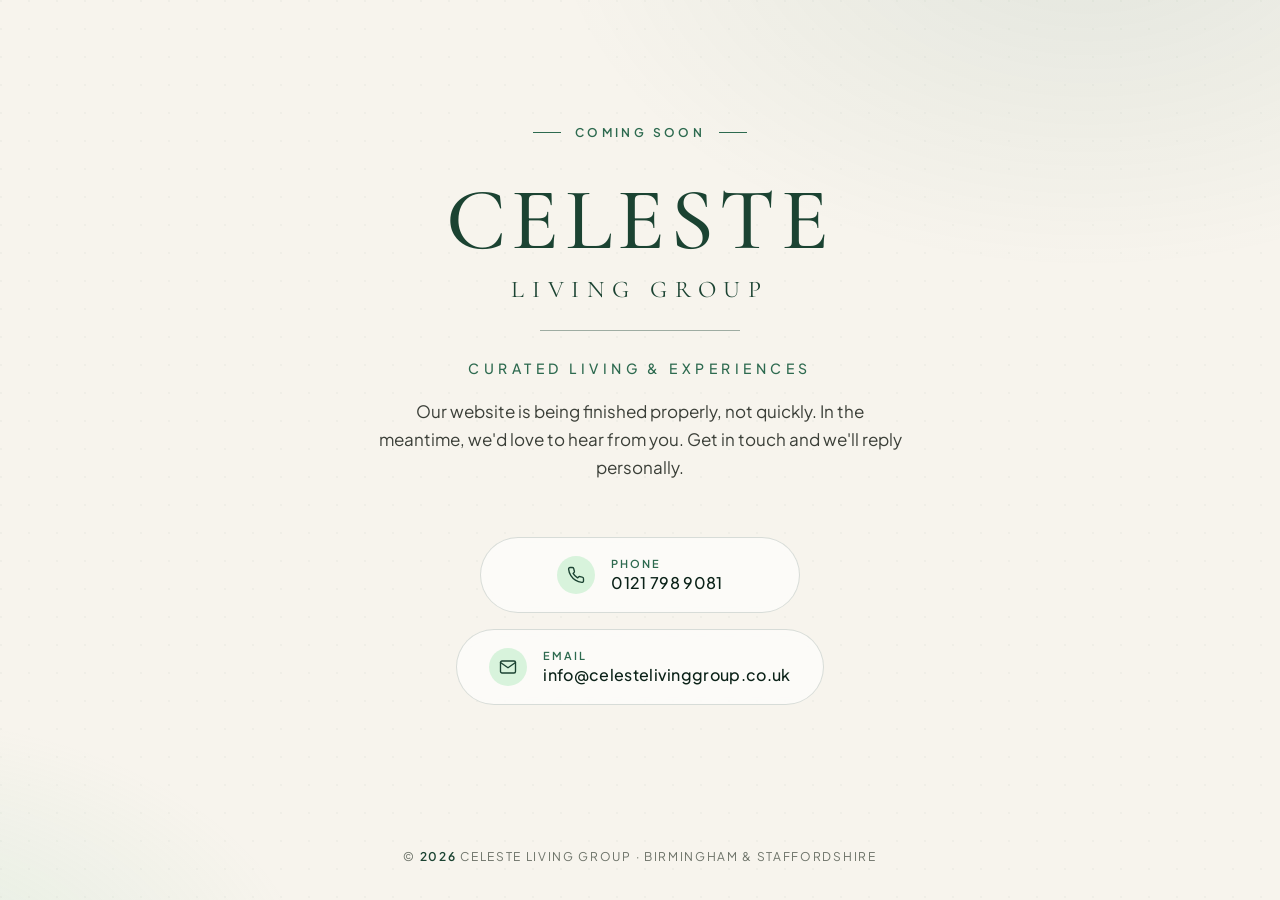
<file: index.html>
<!DOCTYPE html>
<html lang="en-GB">
<head>
<meta charset="UTF-8">
<meta name="viewport" content="width=device-width, initial-scale=1, viewport-fit=cover">
<meta name="theme-color" content="#1B4332">
<title>Celeste Living Group — Coming Soon</title>
<meta name="description" content="Celeste Living Group — curated living &amp; experiences. Property deal sourcing and flips in Birmingham &amp; Staffordshire. Our website is on its way.">
<meta name="robots" content="noindex, nofollow">
<meta property="og:title" content="Celeste Living Group — Coming Soon">
<meta property="og:description" content="Curated living &amp; experiences. Property deal sourcing and flips in Birmingham &amp; Staffordshire.">
<meta property="og:type" content="website">
<link rel="icon" type="image/svg+xml" href="assets/mark.svg">
<link rel="preconnect" href="https://fonts.googleapis.com">
<link rel="preconnect" href="https://fonts.gstatic.com" crossorigin>
<link href="https://fonts.googleapis.com/css2?family=Cormorant+Garamond:ital,wght@0,400;0,500;0,600;1,400;1,500&family=Plus+Jakarta+Sans:wght@400;500;600;700&display=swap" rel="stylesheet">
<style>
  :root {
    --forest-900: #0B2218;
    --forest-700: #1B4332;
    --forest-600: #2D6A4F;
    --sage-300: #95D5B2;
    --sage-100: #D8F3DC;
    --cream-50: #FBF9F4;
    --cream-100: #F7F4ED;
    --cream-200: #EFEBDF;
    --ink-700: #3B3F38;
    --ink-500: #6C7268;
    --line: rgba(27, 67, 50, 0.16);
    --font-display: 'Cormorant Garamond', 'Playfair Display', Georgia, serif;
    --font-body: 'Plus Jakarta Sans', system-ui, -apple-system, 'Segoe UI', sans-serif;
    --ease: cubic-bezier(.22,.61,.36,1);
  }
  * { box-sizing: border-box; margin: 0; padding: 0; }
  html { -webkit-text-size-adjust: 100%; }
  body {
    font-family: var(--font-body);
    color: var(--forest-900);
    background: var(--cream-100);
    min-height: 100dvh;
    display: flex;
    flex-direction: column;
    overflow-x: hidden;
    -webkit-font-smoothing: antialiased;
    position: relative;
  }
  body::before {
    content: "";
    position: fixed;
    inset: 0;
    background:
      radial-gradient(900px 600px at 85% -10%, rgba(45,106,79,.10), transparent 60%),
      radial-gradient(800px 500px at -10% 110%, rgba(149,213,178,.20), transparent 55%);
    pointer-events: none;
    z-index: 0;
  }
  body::after {
    content: "";
    position: fixed;
    inset: 0;
    background-image:
      radial-gradient(circle at 1px 1px, rgba(27,67,50,0.06) 1px, transparent 0);
    background-size: 28px 28px;
    pointer-events: none;
    z-index: 0;
    opacity: 0.5;
  }
  main {
    flex: 1;
    display: flex;
    align-items: center;
    justify-content: center;
    padding: clamp(40px, 8vw, 80px) clamp(24px, 5vw, 64px);
    position: relative;
    z-index: 1;
  }
  .stack {
    width: 100%;
    max-width: 640px;
    text-align: center;
    animation: fadeUp 1s var(--ease) both;
  }
  .eyebrow {
    display: inline-flex;
    align-items: center;
    gap: 14px;
    font-size: 12px;
    letter-spacing: 0.28em;
    text-transform: uppercase;
    color: var(--forest-600);
    font-weight: 600;
    margin-bottom: 36px;
  }
  .eyebrow::before,
  .eyebrow::after {
    content: "";
    width: 28px;
    height: 1px;
    background: var(--forest-600);
    display: inline-block;
  }
  .logo {
    width: clamp(180px, 26vw, 260px);
    height: auto;
    margin: 0 auto 28px;
    display: block;
  }
  .wordmark {
    font-family: var(--font-display);
    color: var(--forest-700);
    line-height: 1;
  }
  .wordmark__name {
    display: block;
    font-size: clamp(48px, 9vw, 88px);
    letter-spacing: 0.06em;
    font-weight: 500;
    text-transform: uppercase;
  }
  .wordmark__sub {
    display: block;
    font-size: clamp(16px, 2.2vw, 24px);
    letter-spacing: 0.32em;
    margin-top: 14px;
    font-weight: 400;
    text-transform: uppercase;
  }
  .divider {
    width: 200px;
    max-width: 60%;
    height: 1px;
    background: var(--forest-700);
    opacity: 0.4;
    margin: 28px auto;
  }
  .tagline {
    font-family: var(--font-body);
    font-size: clamp(12px, 1.6vw, 14px);
    letter-spacing: 0.32em;
    text-transform: uppercase;
    color: var(--forest-600);
    font-weight: 500;
  }
  .headline {
    font-family: var(--font-display);
    font-style: italic;
    font-size: clamp(22px, 3.4vw, 34px);
    line-height: 1.3;
    color: var(--forest-900);
    margin-top: 56px;
    max-width: 22ch;
    margin-inline: auto;
  }
  .message {
    color: var(--ink-700);
    font-size: clamp(15px, 1.5vw, 17px);
    line-height: 1.65;
    margin-top: 20px;
    max-width: 44ch;
    margin-inline: auto;
  }
  .contact {
    margin-top: 56px;
    display: flex;
    flex-direction: column;
    align-items: center;
    gap: 16px;
  }
  .contact-card {
    display: inline-flex;
    align-items: center;
    justify-content: center;
    gap: 16px;
    padding: 18px 32px;
    border: 1px solid var(--line);
    border-radius: 999px;
    background: rgba(255, 255, 255, 0.6);
    backdrop-filter: blur(8px);
    -webkit-backdrop-filter: blur(8px);
    color: var(--forest-900);
    text-decoration: none;
    font-size: 16px;
    font-weight: 500;
    transition: transform .35s var(--ease), background .35s var(--ease), border-color .35s var(--ease), box-shadow .35s var(--ease);
    min-width: min(320px, 100%);
    text-align: left;
  }
  .contact-card:hover {
    transform: translateY(-2px);
    background: var(--forest-700);
    color: var(--cream-100);
    border-color: var(--forest-700);
    box-shadow: 0 18px 40px -22px rgba(27, 67, 50, 0.6);
  }
  .contact-card__icon {
    width: 38px;
    height: 38px;
    border-radius: 999px;
    background: var(--sage-100);
    color: var(--forest-800, var(--forest-700));
    display: inline-flex;
    align-items: center;
    justify-content: center;
    flex-shrink: 0;
    transition: background .35s var(--ease), color .35s var(--ease);
  }
  .contact-card:hover .contact-card__icon {
    background: var(--cream-100);
    color: var(--forest-900);
  }
  .contact-card__label {
    display: block;
    font-size: 11px;
    letter-spacing: 0.18em;
    text-transform: uppercase;
    color: var(--forest-600);
    font-weight: 600;
    margin-bottom: 2px;
    transition: color .35s var(--ease);
  }
  .contact-card:hover .contact-card__label { color: var(--sage-300); }
  .contact-card__value {
    display: block;
    font-family: var(--font-body);
    font-size: 16px;
    font-weight: 500;
    letter-spacing: 0.02em;
  }
  footer {
    padding: 28px 24px 36px;
    text-align: center;
    font-size: 12px;
    letter-spacing: 0.14em;
    text-transform: uppercase;
    color: var(--ink-500);
    z-index: 1;
    position: relative;
  }
  footer .yr { color: var(--forest-700); font-weight: 600; }

  @keyframes fadeUp {
    from { opacity: 0; transform: translateY(28px); }
    to   { opacity: 1; transform: translateY(0); }
  }
  @media (prefers-reduced-motion: reduce) {
    .stack { animation: none; }
  }
</style>
</head>
<body>

<main>
  <div class="stack">
    <span class="eyebrow">Coming soon</span>

    <div class="wordmark" role="img" aria-label="Celeste Living Group">
      <span class="wordmark__name">Celeste</span>
      <span class="wordmark__sub">Living Group</span>
    </div>

    <div class="divider" aria-hidden="true"></div>
    <p class="tagline">Curated Living &amp; Experiences</p>

    <p class="message">Our website is being finished properly, not quickly. In the meantime, we'd love to hear from you. Get in touch and we'll reply personally.</p>

    <div class="contact">
      <a class="contact-card" href="tel:+441217989081" aria-label="Call us on 0121 798 9081">
        <span class="contact-card__icon" aria-hidden="true">
          <svg width="18" height="18" viewBox="0 0 24 24" fill="none" stroke="currentColor" stroke-width="1.8" stroke-linecap="round" stroke-linejoin="round">
            <path d="M22 16.92v3a2 2 0 0 1-2.18 2 19.79 19.79 0 0 1-8.63-3.07 19.5 19.5 0 0 1-6-6 19.79 19.79 0 0 1-3.07-8.67A2 2 0 0 1 4.11 2h3a2 2 0 0 1 2 1.72c.13.96.36 1.9.7 2.81a2 2 0 0 1-.45 2.11L8.09 9.91a16 16 0 0 0 6 6l1.27-1.27a2 2 0 0 1 2.11-.45c.91.34 1.85.57 2.81.7A2 2 0 0 1 22 16.92z"/>
          </svg>
        </span>
        <span>
          <span class="contact-card__label">Phone</span>
          <span class="contact-card__value">0121 798 9081</span>
        </span>
      </a>

      <a class="contact-card" href="mailto:info@celestelivinggroup.co.uk" aria-label="Email info@celestelivinggroup.co.uk">
        <span class="contact-card__icon" aria-hidden="true">
          <svg width="18" height="18" viewBox="0 0 24 24" fill="none" stroke="currentColor" stroke-width="1.8" stroke-linecap="round" stroke-linejoin="round">
            <path d="M4 4h16c1.1 0 2 .9 2 2v12c0 1.1-.9 2-2 2H4c-1.1 0-2-.9-2-2V6c0-1.1.9-2 2-2z"/>
            <polyline points="22,6 12,13 2,6"/>
          </svg>
        </span>
        <span>
          <span class="contact-card__label">Email</span>
          <span class="contact-card__value">info@celestelivinggroup.co.uk</span>
        </span>
      </a>
    </div>
  </div>
</main>

<footer>
  &copy; <span class="yr" id="yr"></span> Celeste Living Group &middot; Birmingham &amp; Staffordshire
</footer>

<script>
  document.getElementById('yr').textContent = new Date().getFullYear();
</script>

</body>
</html>
</file>
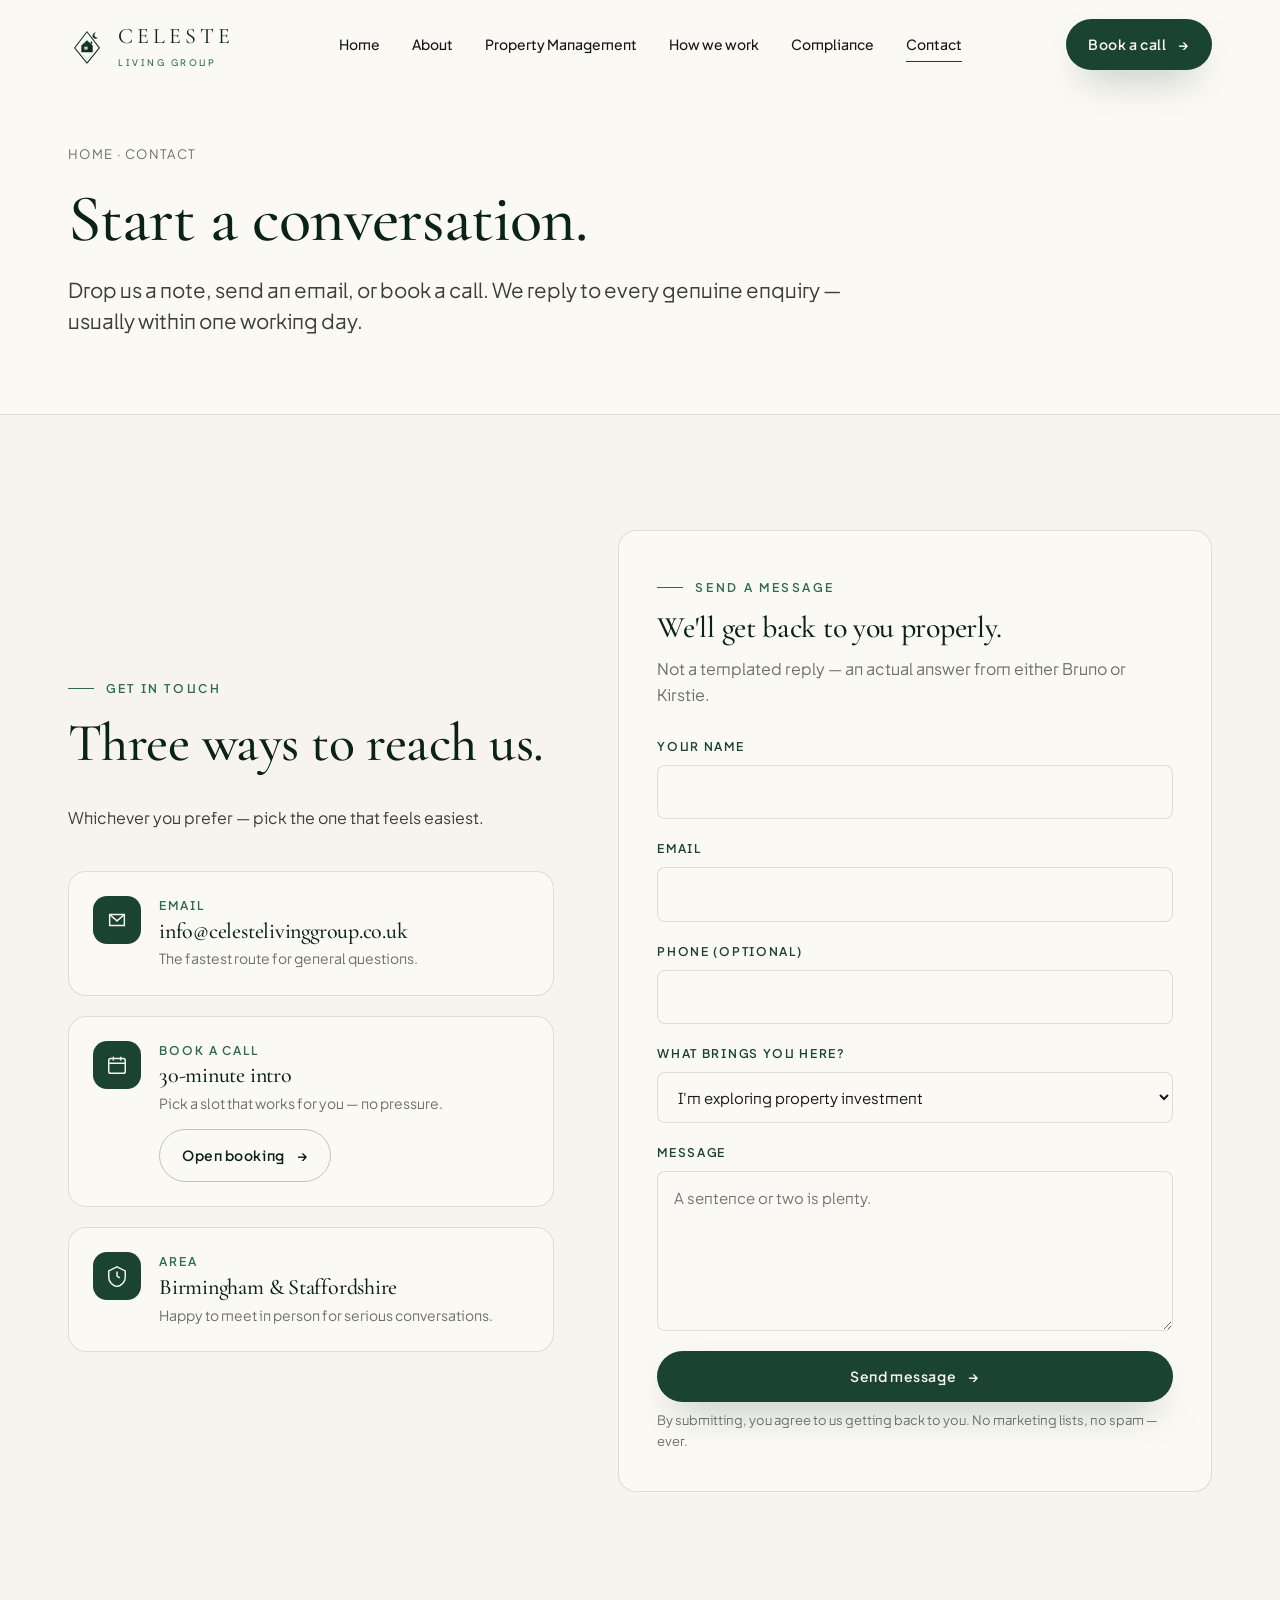
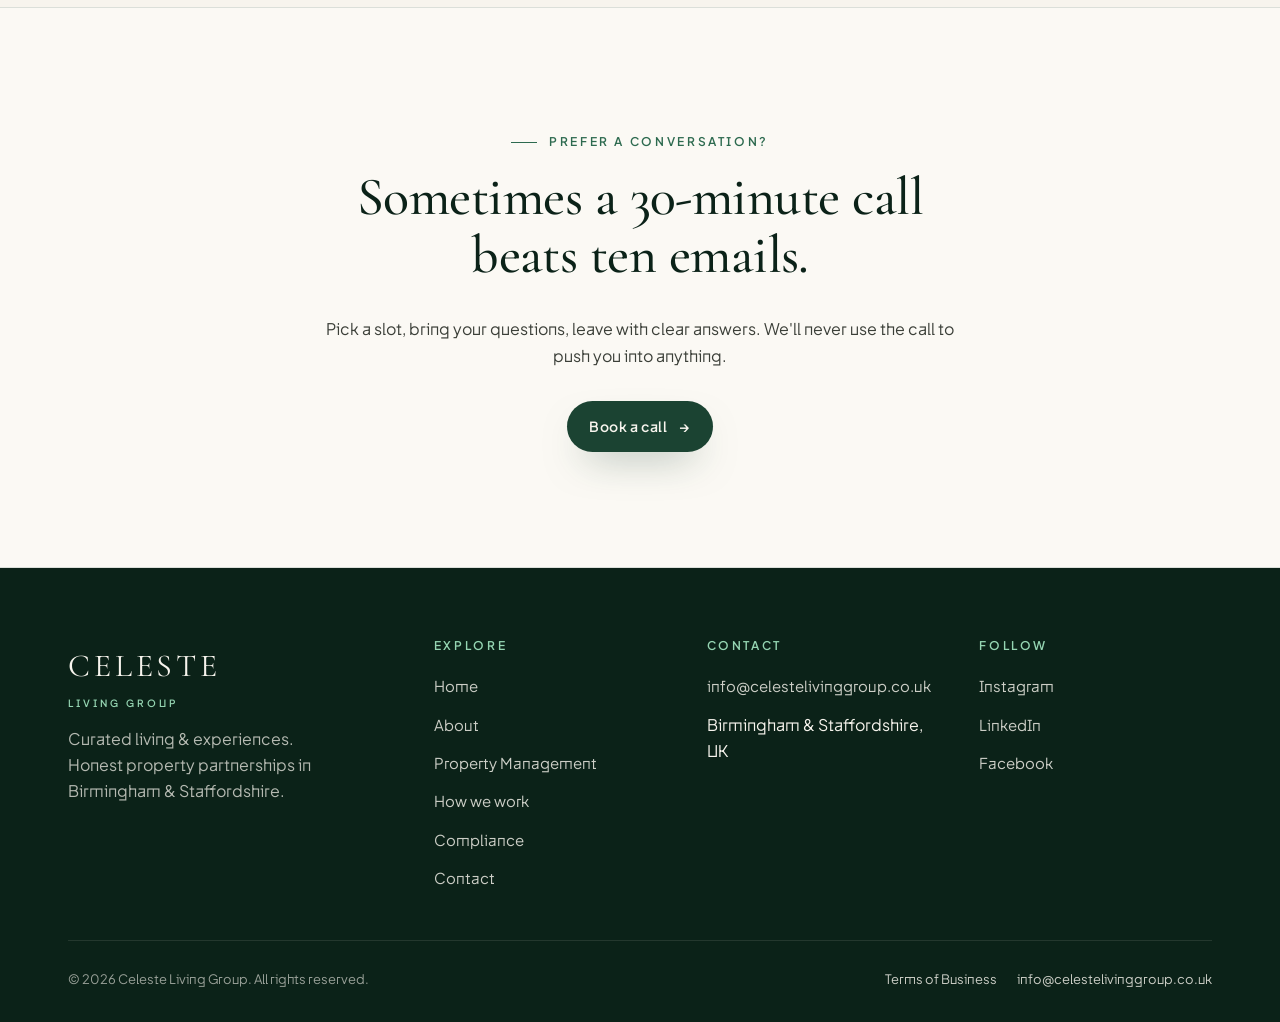
<file: contact.html>
<!DOCTYPE html>
<html lang="en-GB">
<head>
<meta charset="UTF-8">
<meta name="viewport" content="width=device-width, initial-scale=1, viewport-fit=cover">
<meta name="theme-color" content="#1B4332">
<title>Contact — Celeste Living Group</title>
<meta name="description" content="Get in touch with Celeste Living Group. Email, book a call, or send us a message. We reply to every enquiry.">
<link rel="icon" type="image/svg+xml" href="assets/mark.svg">
<link rel="preconnect" href="https://fonts.googleapis.com">
<link rel="preconnect" href="https://fonts.gstatic.com" crossorigin>
<link href="https://fonts.googleapis.com/css2?family=Cormorant+Garamond:ital,wght@0,400;0,500;0,600;1,400;1,500&family=Plus+Jakarta+Sans:wght@400;500;600;700&display=swap" rel="stylesheet">
<link rel="stylesheet" href="css/styles.css">
</head>
<body>

<header class="site-header" id="site-header">
  <div class="container">
    <nav class="nav" id="nav">
      <a href="index.html" class="nav__brand" aria-label="Celeste Living Group — home">
        <img src="assets/mark.svg" alt="" aria-hidden="true">
        <span>Celeste<small>Living Group</small></span>
      </a>
      <div class="nav__links">
        <a href="index.html">Home</a>
        <a href="about.html">About</a>
        <a href="property-management.html">Property Management</a>
        <a href="customer-journey.html">How we work</a>
        <a href="compliance.html">Compliance</a>
        <a href="contact.html" class="is-active">Contact</a>
      </div>
      <a href="customer-journey.html#book" class="btn btn--primary nav__cta">Book a call <span class="arrow">&rarr;</span></a>
      <button class="nav__burger" id="burger" aria-label="Open menu" aria-expanded="false"><span></span></button>
    </nav>
  </div>
</header>

<div class="mobile-menu" id="mobileMenu" aria-hidden="true">
  <a href="index.html">Home</a>
  <a href="about.html">About</a>
  <a href="property-management.html">Property Management</a>
  <a href="customer-journey.html">How we work</a>
  <a href="compliance.html">Compliance</a>
  <a href="contact.html">Contact</a>
</div>

<section class="page-hero">
  <div class="container">
    <div class="breadcrumb"><a href="index.html">Home</a> &middot; Contact</div>
    <h1>Start a conversation.</h1>
    <p class="lead">Drop us a note, send an email, or book a call. We reply to every genuine enquiry — usually within one working day.</p>
  </div>
</section>

<section>
  <div class="container">
    <div class="split w-35">
      <div class="reveal">
        <span class="eyebrow">Get in touch</span>
        <h2 class="mt-sm">Three ways to reach us.</h2>
        <p class="mt-md">Whichever you prefer — pick the one that feels easiest.</p>

        <div style="display:grid; gap:20px; margin-top:40px;">
          <div style="display:flex; gap:18px; align-items:flex-start; padding:24px; border:1px solid var(--line); border-radius:var(--radius-lg); background:var(--cream-50);">
            <span style="width:48px; height:48px; border-radius:14px; background:var(--forest-700); color:var(--cream-100); display:inline-flex; align-items:center; justify-content:center; flex-shrink:0;">
              <svg width="22" height="22" viewBox="0 0 24 24" fill="none" stroke="currentColor" stroke-width="1.6"><path d="M4 6h16v12H4z"/><path d="M4 6l8 7 8-7"/></svg>
            </span>
            <div>
              <p style="font-size:12px; letter-spacing:0.16em; text-transform:uppercase; color:var(--forest-600); font-weight:600;">Email</p>
              <h3 style="font-size:22px; margin-top:4px;"><a href="mailto:info@celestelivinggroup.co.uk">info@celestelivinggroup.co.uk</a></h3>
              <p style="font-size:14px; color:var(--ink-500); margin-top:4px;">The fastest route for general questions.</p>
            </div>
          </div>

          <div style="display:flex; gap:18px; align-items:flex-start; padding:24px; border:1px solid var(--line); border-radius:var(--radius-lg); background:var(--cream-50);">
            <span style="width:48px; height:48px; border-radius:14px; background:var(--forest-700); color:var(--cream-100); display:inline-flex; align-items:center; justify-content:center; flex-shrink:0;">
              <svg width="22" height="22" viewBox="0 0 24 24" fill="none" stroke="currentColor" stroke-width="1.6"><rect x="3" y="5" width="18" height="16" rx="2"/><path d="M3 10h18M8 3v4M16 3v4"/></svg>
            </span>
            <div>
              <p style="font-size:12px; letter-spacing:0.16em; text-transform:uppercase; color:var(--forest-600); font-weight:600;">Book a call</p>
              <h3 style="font-size:22px; margin-top:4px;">30-minute intro</h3>
              <p style="font-size:14px; color:var(--ink-500); margin-top:4px;">Pick a slot that works for you — no pressure.</p>
              <a href="customer-journey.html#book" class="btn btn--ghost" style="margin-top:14px;">Open booking <span class="arrow">&rarr;</span></a>
            </div>
          </div>

          <div style="display:flex; gap:18px; align-items:flex-start; padding:24px; border:1px solid var(--line); border-radius:var(--radius-lg); background:var(--cream-50);">
            <span style="width:48px; height:48px; border-radius:14px; background:var(--forest-700); color:var(--cream-100); display:inline-flex; align-items:center; justify-content:center; flex-shrink:0;">
              <svg width="22" height="22" viewBox="0 0 24 24" fill="none" stroke="currentColor" stroke-width="1.6"><path d="M12 2l9 4.5v7c0 4.5-4 9-9 10-5-1-9-5.5-9-10v-7L12 2z"/><path d="M12 7v5l3 2"/></svg>
            </span>
            <div>
              <p style="font-size:12px; letter-spacing:0.16em; text-transform:uppercase; color:var(--forest-600); font-weight:600;">Area</p>
              <h3 style="font-size:22px; margin-top:4px;">Birmingham &amp; Staffordshire</h3>
              <p style="font-size:14px; color:var(--ink-500); margin-top:4px;">Happy to meet in person for serious conversations.</p>
            </div>
          </div>
        </div>
      </div>

      <div class="reveal">
        <form class="card" style="padding:clamp(28px, 3vw, 44px);" method="post" action="https://formsubmit.co/info@celestelivinggroup.co.uk" novalidate>
          <span class="eyebrow">Send a message</span>
          <h3 style="margin-top:14px; font-size:30px;">We'll get back to you properly.</h3>
          <p style="margin-top:8px; color:var(--ink-500);">Not a templated reply — an actual answer from either Bruno or Kirstie.</p>

          <div style="margin-top:28px;">
            <div class="form-field">
              <label for="name">Your name</label>
              <input id="name" name="name" type="text" required autocomplete="name">
            </div>
            <div class="form-field">
              <label for="email">Email</label>
              <input id="email" name="email" type="email" required autocomplete="email">
            </div>
            <div class="form-field">
              <label for="phone">Phone (optional)</label>
              <input id="phone" name="phone" type="tel" autocomplete="tel">
            </div>
            <div class="form-field">
              <label for="interest">What brings you here?</label>
              <select id="interest" name="interest">
                <option>I'm exploring property investment</option>
                <option>I'm an experienced investor looking for sourced deals</option>
                <option>I'd like to discuss a joint venture</option>
                <option>I'm a landlord considering selling</option>
                <option>Just a general enquiry</option>
              </select>
            </div>
            <div class="form-field">
              <label for="message">Message</label>
              <textarea id="message" name="message" rows="5" required placeholder="A sentence or two is plenty."></textarea>
            </div>

            <input type="hidden" name="_subject" value="New enquiry — Celeste Living Group website">
            <input type="hidden" name="_captcha" value="false">
            <input type="hidden" name="_next" value="https://celestelivinggroup.co.uk/contact.html?sent=1">

            <button type="submit" class="btn btn--primary" style="width:100%; justify-content:center;">Send message <span class="arrow">&rarr;</span></button>
            <p class="form-note">By submitting, you agree to us getting back to you. No marketing lists, no spam — ever.</p>
          </div>
        </form>
      </div>
    </div>
  </div>
</section>

<!-- CTA -->
<section class="principles">
  <div class="container">
    <div class="reveal" style="text-align:center; max-width:640px; margin-inline:auto;">
      <span class="eyebrow">Prefer a conversation?</span>
      <h2 class="mt-sm">Sometimes a 30-minute call beats ten emails.</h2>
      <p class="mt-md">Pick a slot, bring your questions, leave with clear answers. We'll never use the call to push you into anything.</p>
      <a href="customer-journey.html#book" class="btn btn--primary mt-md">Book a call <span class="arrow">&rarr;</span></a>
    </div>
  </div>
</section>

<footer class="site-footer">
  <div class="container">
    <div class="footer-grid">
      <div>
        <div class="footer-brand">Celeste<small>LIVING GROUP</small></div>
        <p>Curated living &amp; experiences.<br>Honest property partnerships in Birmingham &amp; Staffordshire.</p>
      </div>
      <div>
        <h4>Explore</h4>
        <ul>
          <li><a href="index.html">Home</a></li>
          <li><a href="about.html">About</a></li>
          <li><a href="property-management.html">Property Management</a></li>
          <li><a href="customer-journey.html">How we work</a></li>
          <li><a href="compliance.html">Compliance</a></li>
          <li><a href="contact.html">Contact</a></li>
        </ul>
      </div>
      <div>
        <h4>Contact</h4>
        <ul>
          <li><a href="mailto:info@celestelivinggroup.co.uk">info@celestelivinggroup.co.uk</a></li>
          <li>Birmingham &amp; Staffordshire, UK</li>
        </ul>
      </div>
      <div>
        <h4>Follow</h4>
        <ul>
          <li><a href="https://instagram.com" target="_blank" rel="noopener">Instagram</a></li>
          <li><a href="https://linkedin.com" target="_blank" rel="noopener">LinkedIn</a></li>
          <li><a href="https://facebook.com" target="_blank" rel="noopener">Facebook</a></li>
        </ul>
      </div>
    </div>
    <div class="footer-bottom">
      <div>&copy; <span id="yr"></span> Celeste Living Group. All rights reserved.</div>
      <div style="display:flex; gap:20px; flex-wrap:wrap;">
        <a href="terms.html">Terms of Business</a>
        <a href="mailto:info@celestelivinggroup.co.uk">info@celestelivinggroup.co.uk</a>
      </div>
    </div>
  </div>
</footer>

<script src="js/main.js"></script>
</body>
</html>
</file>
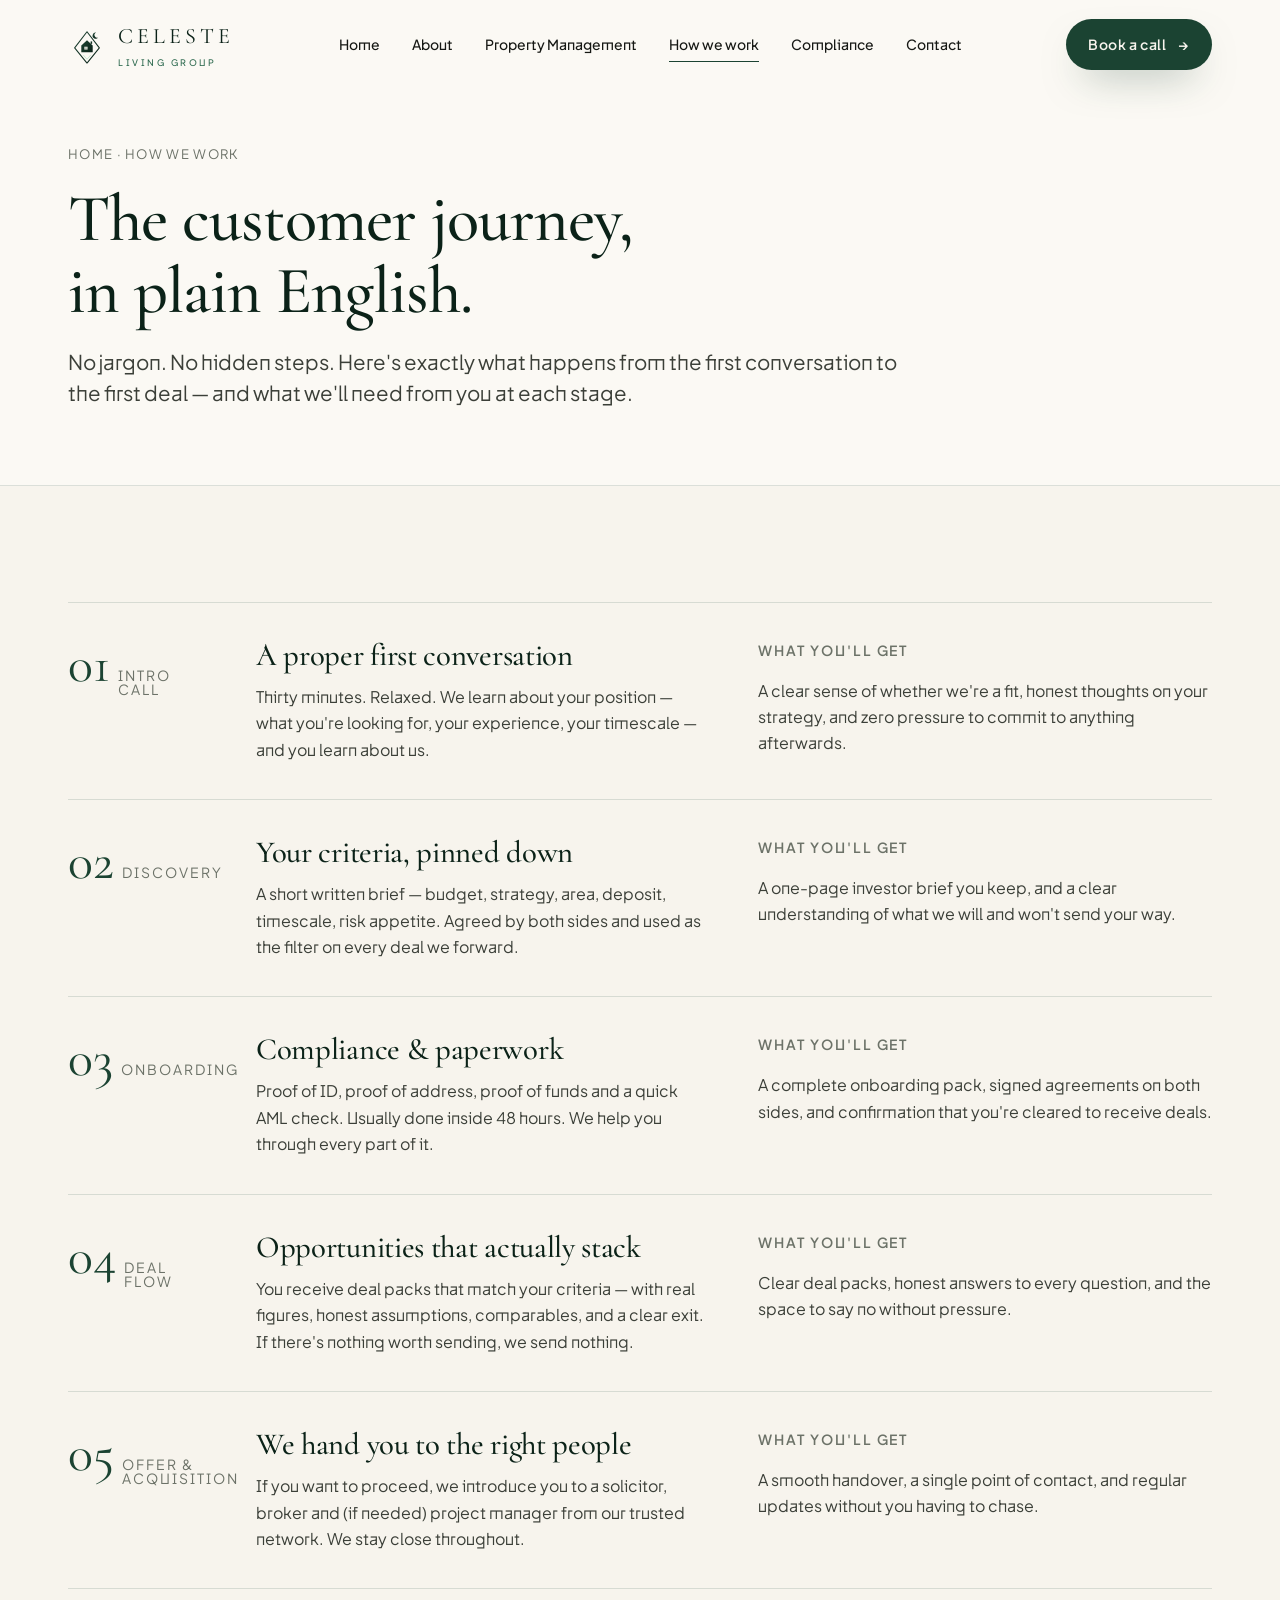
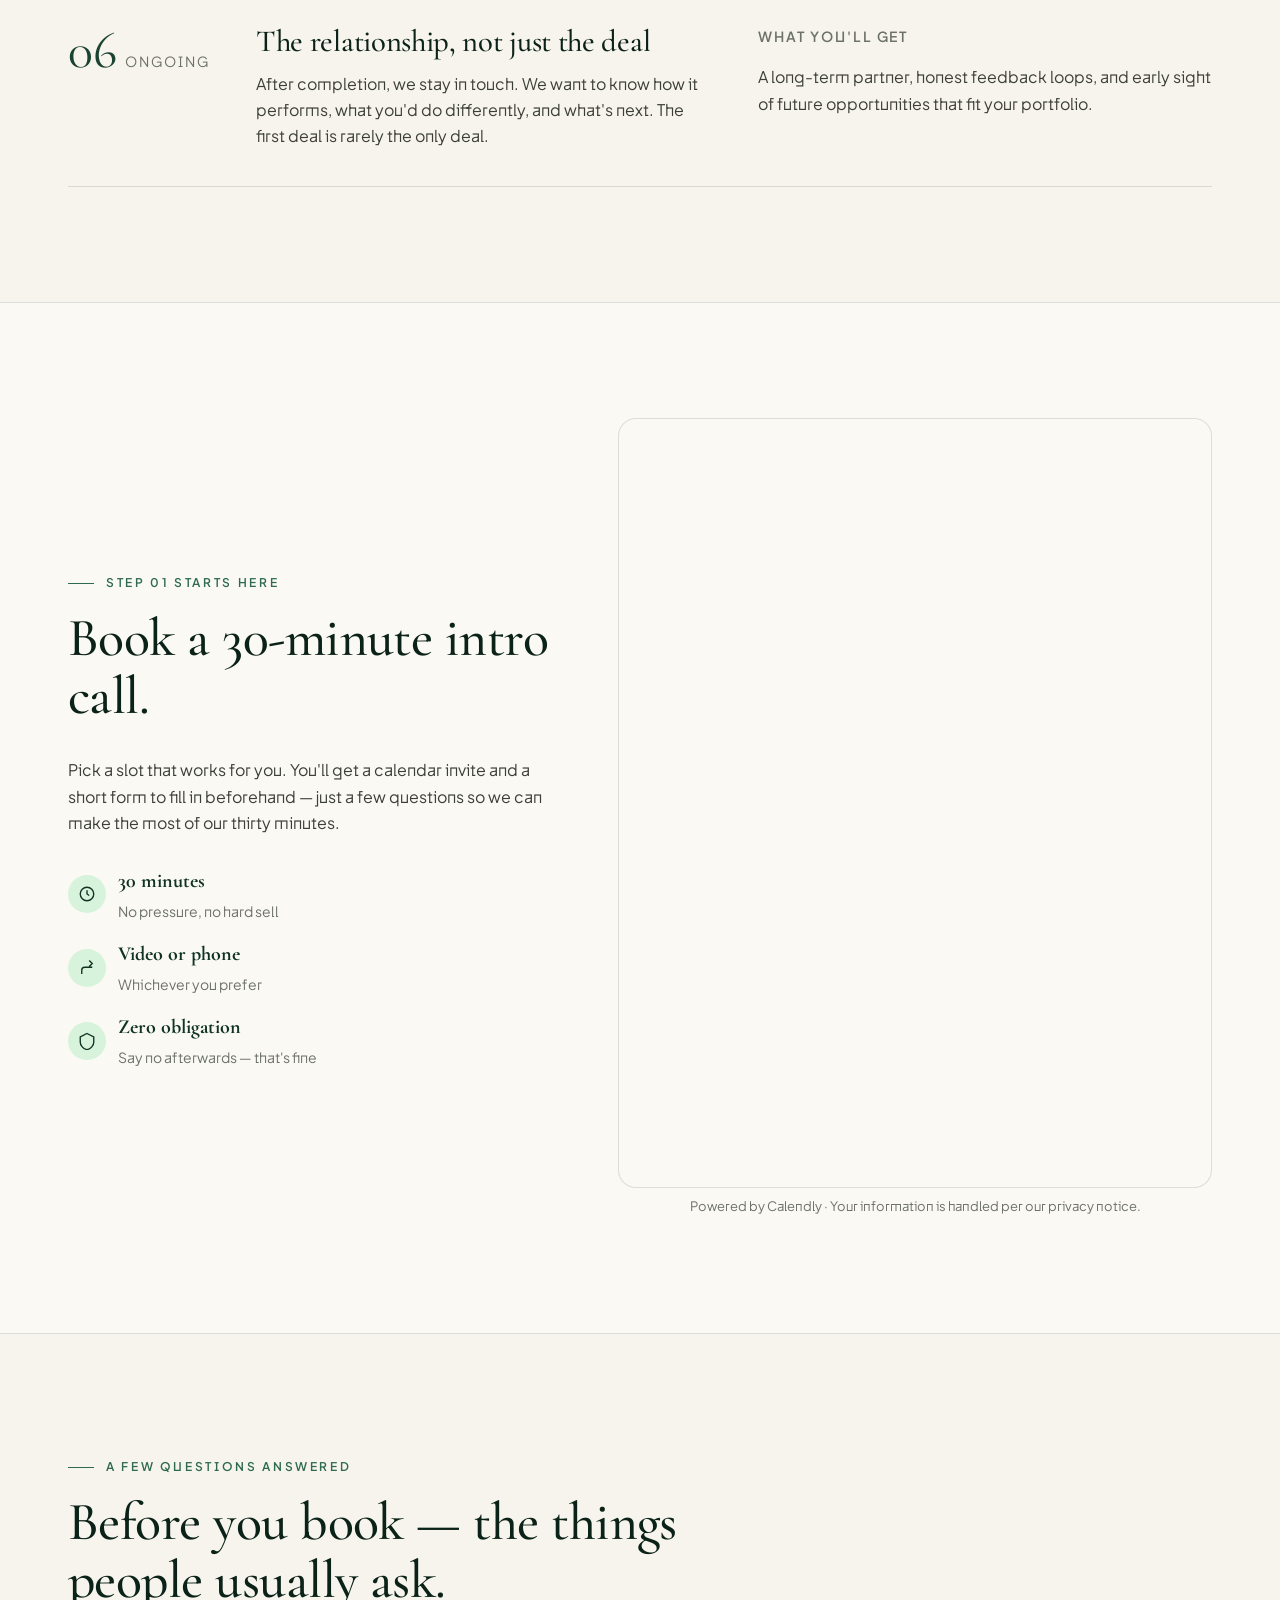
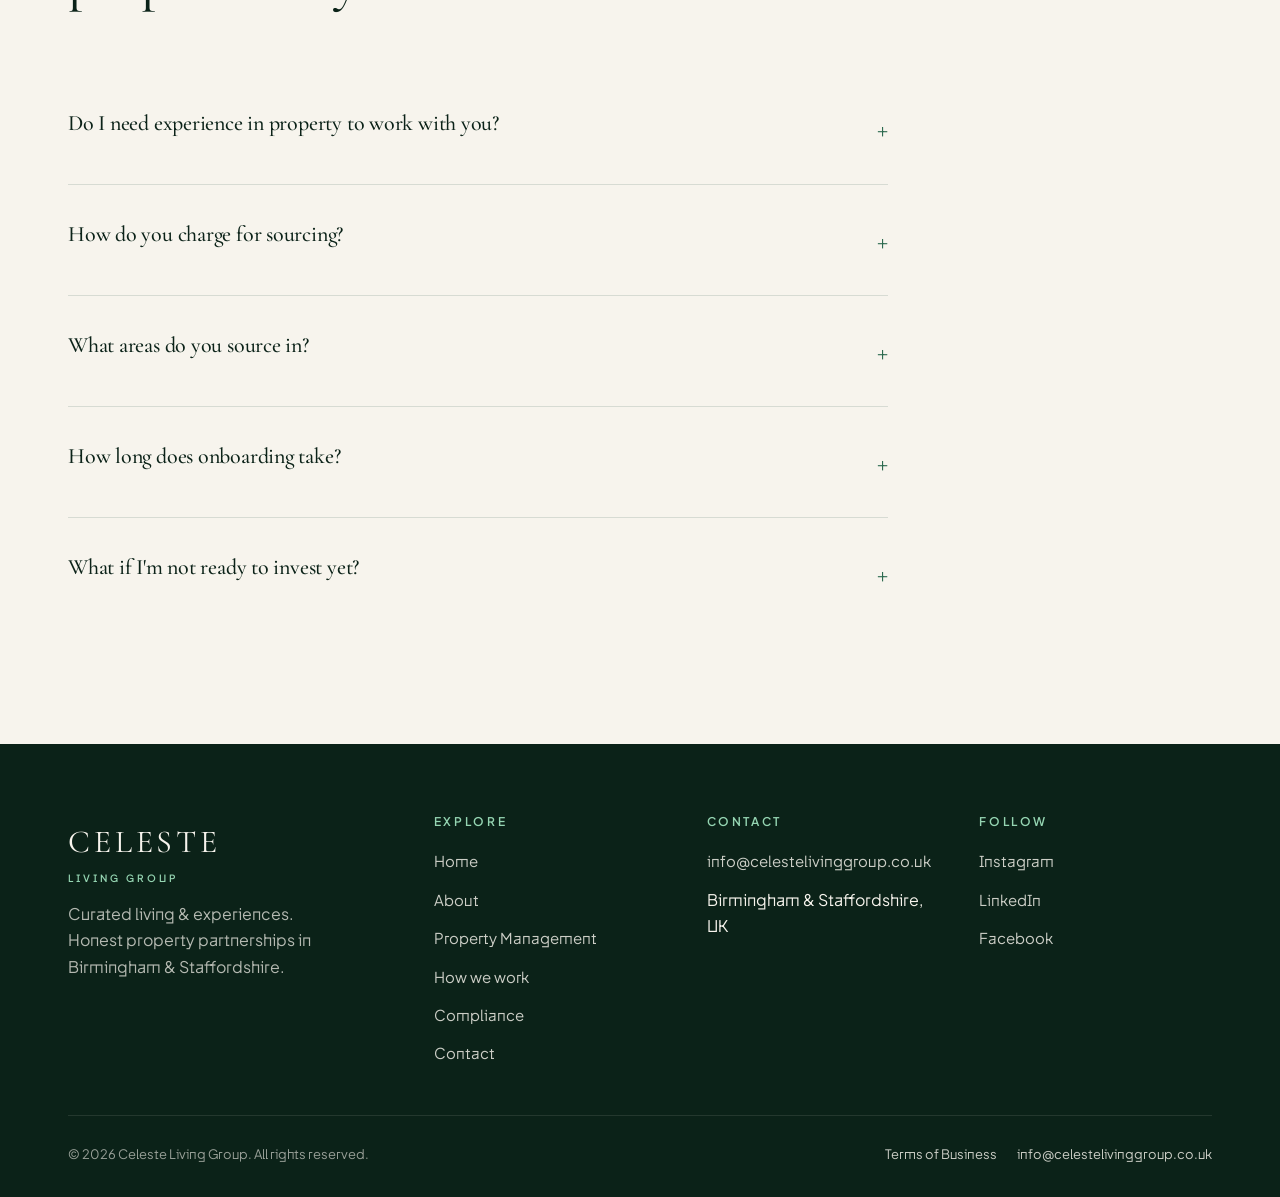
<file: customer-journey.html>
<!DOCTYPE html>
<html lang="en-GB">
<head>
<meta charset="UTF-8">
<meta name="viewport" content="width=device-width, initial-scale=1, viewport-fit=cover">
<meta name="theme-color" content="#1B4332">
<title>How We Work — Celeste Living Group</title>
<meta name="description" content="Our customer journey, step by step. From first intro call through onboarding to deals that stack — with Calendly booking for an introductory conversation.">
<link rel="icon" type="image/svg+xml" href="assets/mark.svg">
<link rel="preconnect" href="https://fonts.googleapis.com">
<link rel="preconnect" href="https://fonts.gstatic.com" crossorigin>
<link href="https://fonts.googleapis.com/css2?family=Cormorant+Garamond:ital,wght@0,400;0,500;0,600;1,400;1,500&family=Plus+Jakarta+Sans:wght@400;500;600;700&display=swap" rel="stylesheet">
<link rel="stylesheet" href="css/styles.css">
<link href="https://assets.calendly.com/assets/external/widget.css" rel="stylesheet">
</head>
<body>

<header class="site-header" id="site-header">
  <div class="container">
    <nav class="nav" id="nav">
      <a href="index.html" class="nav__brand" aria-label="Celeste Living Group — home">
        <img src="assets/mark.svg" alt="" aria-hidden="true">
        <span>Celeste<small>Living Group</small></span>
      </a>
      <div class="nav__links">
        <a href="index.html">Home</a>
        <a href="about.html">About</a>
        <a href="property-management.html">Property Management</a>
        <a href="customer-journey.html" class="is-active">How we work</a>
        <a href="compliance.html">Compliance</a>
        <a href="contact.html">Contact</a>
      </div>
      <a href="#book" class="btn btn--primary nav__cta">Book a call <span class="arrow">&rarr;</span></a>
      <button class="nav__burger" id="burger" aria-label="Open menu" aria-expanded="false"><span></span></button>
    </nav>
  </div>
</header>

<div class="mobile-menu" id="mobileMenu" aria-hidden="true">
  <a href="index.html">Home</a>
  <a href="about.html">About</a>
  <a href="property-management.html">Property Management</a>
  <a href="customer-journey.html">How we work</a>
  <a href="compliance.html">Compliance</a>
  <a href="contact.html">Contact</a>
</div>

<section class="page-hero">
  <div class="container">
    <div class="breadcrumb"><a href="index.html">Home</a> &middot; How we work</div>
    <h1>The customer journey, in plain English.</h1>
    <p class="lead">No jargon. No hidden steps. Here's exactly what happens from the first conversation to the first deal — and what we'll need from you at each stage.</p>
  </div>
</section>

<!-- STEPS -->
<section>
  <div class="container">
    <div class="steps">
      <div class="step reveal">
        <div class="step__num">01 <span>Intro call</span></div>
        <div>
          <h3>A proper first conversation</h3>
          <p>Thirty minutes. Relaxed. We learn about your position — what you're looking for, your experience, your timescale — and you learn about us.</p>
        </div>
        <div>
          <p style="color:var(--ink-500); font-size:14px; font-weight:600; letter-spacing:0.14em; text-transform:uppercase;">What you'll get</p>
          <p class="mt-sm">A clear sense of whether we're a fit, honest thoughts on your strategy, and zero pressure to commit to anything afterwards.</p>
        </div>
      </div>

      <div class="step reveal">
        <div class="step__num">02 <span>Discovery</span></div>
        <div>
          <h3>Your criteria, pinned down</h3>
          <p>A short written brief — budget, strategy, area, deposit, timescale, risk appetite. Agreed by both sides and used as the filter on every deal we forward.</p>
        </div>
        <div>
          <p style="color:var(--ink-500); font-size:14px; font-weight:600; letter-spacing:0.14em; text-transform:uppercase;">What you'll get</p>
          <p class="mt-sm">A one-page investor brief you keep, and a clear understanding of what we will and won't send your way.</p>
        </div>
      </div>

      <div class="step reveal">
        <div class="step__num">03 <span>Onboarding</span></div>
        <div>
          <h3>Compliance &amp; paperwork</h3>
          <p>Proof of ID, proof of address, proof of funds and a quick AML check. Usually done inside 48 hours. We help you through every part of it.</p>
        </div>
        <div>
          <p style="color:var(--ink-500); font-size:14px; font-weight:600; letter-spacing:0.14em; text-transform:uppercase;">What you'll get</p>
          <p class="mt-sm">A complete onboarding pack, signed agreements on both sides, and confirmation that you're cleared to receive deals.</p>
        </div>
      </div>

      <div class="step reveal">
        <div class="step__num">04 <span>Deal flow</span></div>
        <div>
          <h3>Opportunities that actually stack</h3>
          <p>You receive deal packs that match your criteria — with real figures, honest assumptions, comparables, and a clear exit. If there's nothing worth sending, we send nothing.</p>
        </div>
        <div>
          <p style="color:var(--ink-500); font-size:14px; font-weight:600; letter-spacing:0.14em; text-transform:uppercase;">What you'll get</p>
          <p class="mt-sm">Clear deal packs, honest answers to every question, and the space to say no without pressure.</p>
        </div>
      </div>

      <div class="step reveal">
        <div class="step__num">05 <span>Offer &amp; acquisition</span></div>
        <div>
          <h3>We hand you to the right people</h3>
          <p>If you want to proceed, we introduce you to a solicitor, broker and (if needed) project manager from our trusted network. We stay close throughout.</p>
        </div>
        <div>
          <p style="color:var(--ink-500); font-size:14px; font-weight:600; letter-spacing:0.14em; text-transform:uppercase;">What you'll get</p>
          <p class="mt-sm">A smooth handover, a single point of contact, and regular updates without you having to chase.</p>
        </div>
      </div>

      <div class="step reveal">
        <div class="step__num">06 <span>Ongoing</span></div>
        <div>
          <h3>The relationship, not just the deal</h3>
          <p>After completion, we stay in touch. We want to know how it performs, what you'd do differently, and what's next. The first deal is rarely the only deal.</p>
        </div>
        <div>
          <p style="color:var(--ink-500); font-size:14px; font-weight:600; letter-spacing:0.14em; text-transform:uppercase;">What you'll get</p>
          <p class="mt-sm">A long-term partner, honest feedback loops, and early sight of future opportunities that fit your portfolio.</p>
        </div>
      </div>
    </div>
  </div>
</section>

<!-- CALENDLY BOOKING -->
<section class="principles" id="book">
  <div class="container">
    <div class="split w-35">
      <div class="reveal">
        <span class="eyebrow">Step 01 starts here</span>
        <h2 class="mt-sm">Book a 30-minute intro call.</h2>
        <p class="mt-md">Pick a slot that works for you. You'll get a calendar invite and a short form to fill in beforehand — just a few questions so we can make the most of our thirty minutes.</p>
        <div style="margin-top:28px; display:grid; gap:14px;">
          <div style="display:flex; gap:12px; align-items:center;">
            <span style="width:38px; height:38px; border-radius:999px; background:var(--sage-100); color:var(--forest-800); display:inline-flex; align-items:center; justify-content:center;">
              <svg width="18" height="18" viewBox="0 0 24 24" fill="none" stroke="currentColor" stroke-width="1.8"><circle cx="12" cy="12" r="9"/><path d="M12 7v5l3 2"/></svg>
            </span>
            <div>
              <strong style="display:block; font-family:var(--font-display); font-size:20px; color:var(--forest-800);">30 minutes</strong>
              <span style="color:var(--ink-500); font-size:14px;">No pressure, no hard sell</span>
            </div>
          </div>
          <div style="display:flex; gap:12px; align-items:center;">
            <span style="width:38px; height:38px; border-radius:999px; background:var(--sage-100); color:var(--forest-800); display:inline-flex; align-items:center; justify-content:center;">
              <svg width="18" height="18" viewBox="0 0 24 24" fill="none" stroke="currentColor" stroke-width="1.8"><path d="M15 10l4-4-4-4M5 20v-5a4 4 0 0 1 4-4h10"/></svg>
            </span>
            <div>
              <strong style="display:block; font-family:var(--font-display); font-size:20px; color:var(--forest-800);">Video or phone</strong>
              <span style="color:var(--ink-500); font-size:14px;">Whichever you prefer</span>
            </div>
          </div>
          <div style="display:flex; gap:12px; align-items:center;">
            <span style="width:38px; height:38px; border-radius:999px; background:var(--sage-100); color:var(--forest-800); display:inline-flex; align-items:center; justify-content:center;">
              <svg width="18" height="18" viewBox="0 0 24 24" fill="none" stroke="currentColor" stroke-width="1.8"><path d="M12 2l9 4.5v7c0 4.5-4 9-9 10-5-1-9-5.5-9-10v-7L12 2z"/></svg>
            </span>
            <div>
              <strong style="display:block; font-family:var(--font-display); font-size:20px; color:var(--forest-800);">Zero obligation</strong>
              <span style="color:var(--ink-500); font-size:14px;">Say no afterwards — that's fine</span>
            </div>
          </div>
        </div>
      </div>
      <div class="reveal">
        <div class="calendly-wrap">
          <div class="calendly-inline-widget"
               data-url="https://calendly.com/celestelivinggroup/intro-call?hide_gdpr_banner=1&primary_color=1B4332"
               style="min-width:320px; height:720px;"></div>
          <noscript>
            <p>To book a call, please <a href="mailto:info@celestelivinggroup.co.uk">email us</a> and we'll send over some times.</p>
          </noscript>
        </div>
        <p class="form-note" style="text-align:center;">Powered by Calendly &middot; Your information is handled per our privacy notice.</p>
      </div>
    </div>
  </div>
</section>

<!-- FAQ -->
<section>
  <div class="container">
    <div style="max-width:56ch;">
      <span class="eyebrow">A few questions answered</span>
      <h2 class="mt-sm">Before you book — the things people usually ask.</h2>
    </div>

    <div class="mt-lg" style="max-width:820px;">
      <details class="value-row reveal" style="cursor:pointer; grid-template-columns:1fr;">
        <summary style="list-style:none; display:flex; justify-content:space-between; align-items:center; gap:20px;">
          <h3 style="font-size:22px;">Do I need experience in property to work with you?</h3>
          <span style="font-family:var(--font-display); font-size:28px; color:var(--forest-600);">+</span>
        </summary>
        <p class="mt-md">No. We work with first-time investors as well as experienced portfolio landlords. What matters more than experience is having a clear idea of what you want, realistic expectations, and funds in place (or a plan to get there).</p>
      </details>

      <details class="value-row reveal" style="cursor:pointer; grid-template-columns:1fr;">
        <summary style="list-style:none; display:flex; justify-content:space-between; align-items:center; gap:20px;">
          <h3 style="font-size:22px;">How do you charge for sourcing?</h3>
          <span style="font-family:var(--font-display); font-size:28px; color:var(--forest-600);">+</span>
        </summary>
        <p class="mt-md">Our fees are transparent and set out in writing before onboarding. We'll walk you through our fee structure on the intro call, along with when it's paid and what it covers. No surprises.</p>
      </details>

      <details class="value-row reveal" style="cursor:pointer; grid-template-columns:1fr;">
        <summary style="list-style:none; display:flex; justify-content:space-between; align-items:center; gap:20px;">
          <h3 style="font-size:22px;">What areas do you source in?</h3>
          <span style="font-family:var(--font-display); font-size:28px; color:var(--forest-600);">+</span>
        </summary>
        <p class="mt-md">Primarily Birmingham and Staffordshire. We stay local on purpose — we walk the streets, know the pricing nuance, and can be on-site quickly when something needs checking.</p>
      </details>

      <details class="value-row reveal" style="cursor:pointer; grid-template-columns:1fr;">
        <summary style="list-style:none; display:flex; justify-content:space-between; align-items:center; gap:20px;">
          <h3 style="font-size:22px;">How long does onboarding take?</h3>
          <span style="font-family:var(--font-display); font-size:28px; color:var(--forest-600);">+</span>
        </summary>
        <p class="mt-md">Typically one to two working days once we have your documents. We'll guide you through every part of it, so there's nothing to figure out on your own.</p>
      </details>

      <details class="value-row reveal" style="cursor:pointer; grid-template-columns:1fr;">
        <summary style="list-style:none; display:flex; justify-content:space-between; align-items:center; gap:20px;">
          <h3 style="font-size:22px;">What if I'm not ready to invest yet?</h3>
          <span style="font-family:var(--font-display); font-size:28px; color:var(--forest-600);">+</span>
        </summary>
        <p class="mt-md">That's fine. Plenty of our conversations start months before someone's ready to move. Book a call, have a chat, and we'll stay in touch until the timing's right.</p>
      </details>
    </div>
  </div>
</section>

<footer class="site-footer">
  <div class="container">
    <div class="footer-grid">
      <div>
        <div class="footer-brand">Celeste<small>LIVING GROUP</small></div>
        <p>Curated living &amp; experiences.<br>Honest property partnerships in Birmingham &amp; Staffordshire.</p>
      </div>
      <div>
        <h4>Explore</h4>
        <ul>
          <li><a href="index.html">Home</a></li>
          <li><a href="about.html">About</a></li>
          <li><a href="property-management.html">Property Management</a></li>
          <li><a href="customer-journey.html">How we work</a></li>
          <li><a href="compliance.html">Compliance</a></li>
          <li><a href="contact.html">Contact</a></li>
        </ul>
      </div>
      <div>
        <h4>Contact</h4>
        <ul>
          <li><a href="mailto:info@celestelivinggroup.co.uk">info@celestelivinggroup.co.uk</a></li>
          <li>Birmingham &amp; Staffordshire, UK</li>
        </ul>
      </div>
      <div>
        <h4>Follow</h4>
        <ul>
          <li><a href="https://instagram.com" target="_blank" rel="noopener">Instagram</a></li>
          <li><a href="https://linkedin.com" target="_blank" rel="noopener">LinkedIn</a></li>
          <li><a href="https://facebook.com" target="_blank" rel="noopener">Facebook</a></li>
        </ul>
      </div>
    </div>
    <div class="footer-bottom">
      <div>&copy; <span id="yr"></span> Celeste Living Group. All rights reserved.</div>
      <div style="display:flex; gap:20px; flex-wrap:wrap;">
        <a href="terms.html">Terms of Business</a>
        <a href="mailto:info@celestelivinggroup.co.uk">info@celestelivinggroup.co.uk</a>
      </div>
    </div>
  </div>
</footer>

<script src="js/main.js"></script>
<script src="https://assets.calendly.com/assets/external/widget.js" async></script>
</body>
</html>
</file>
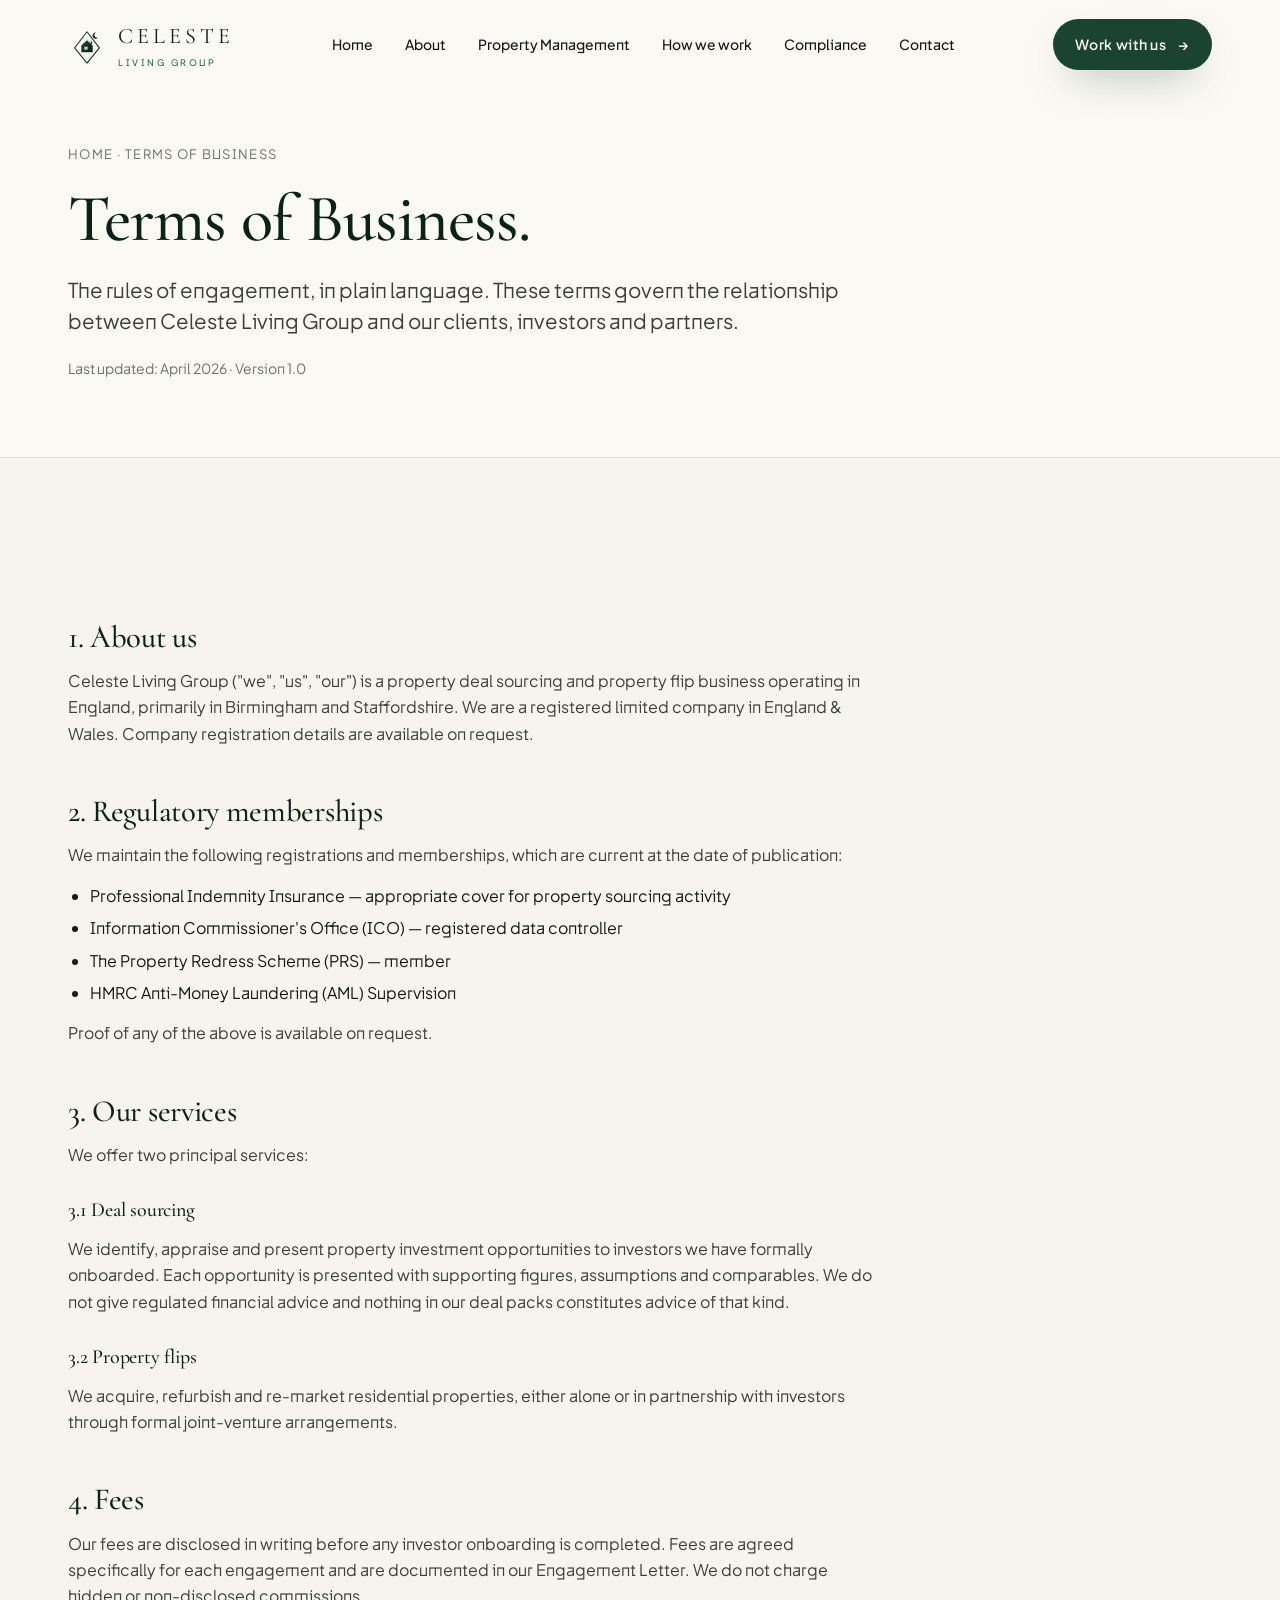
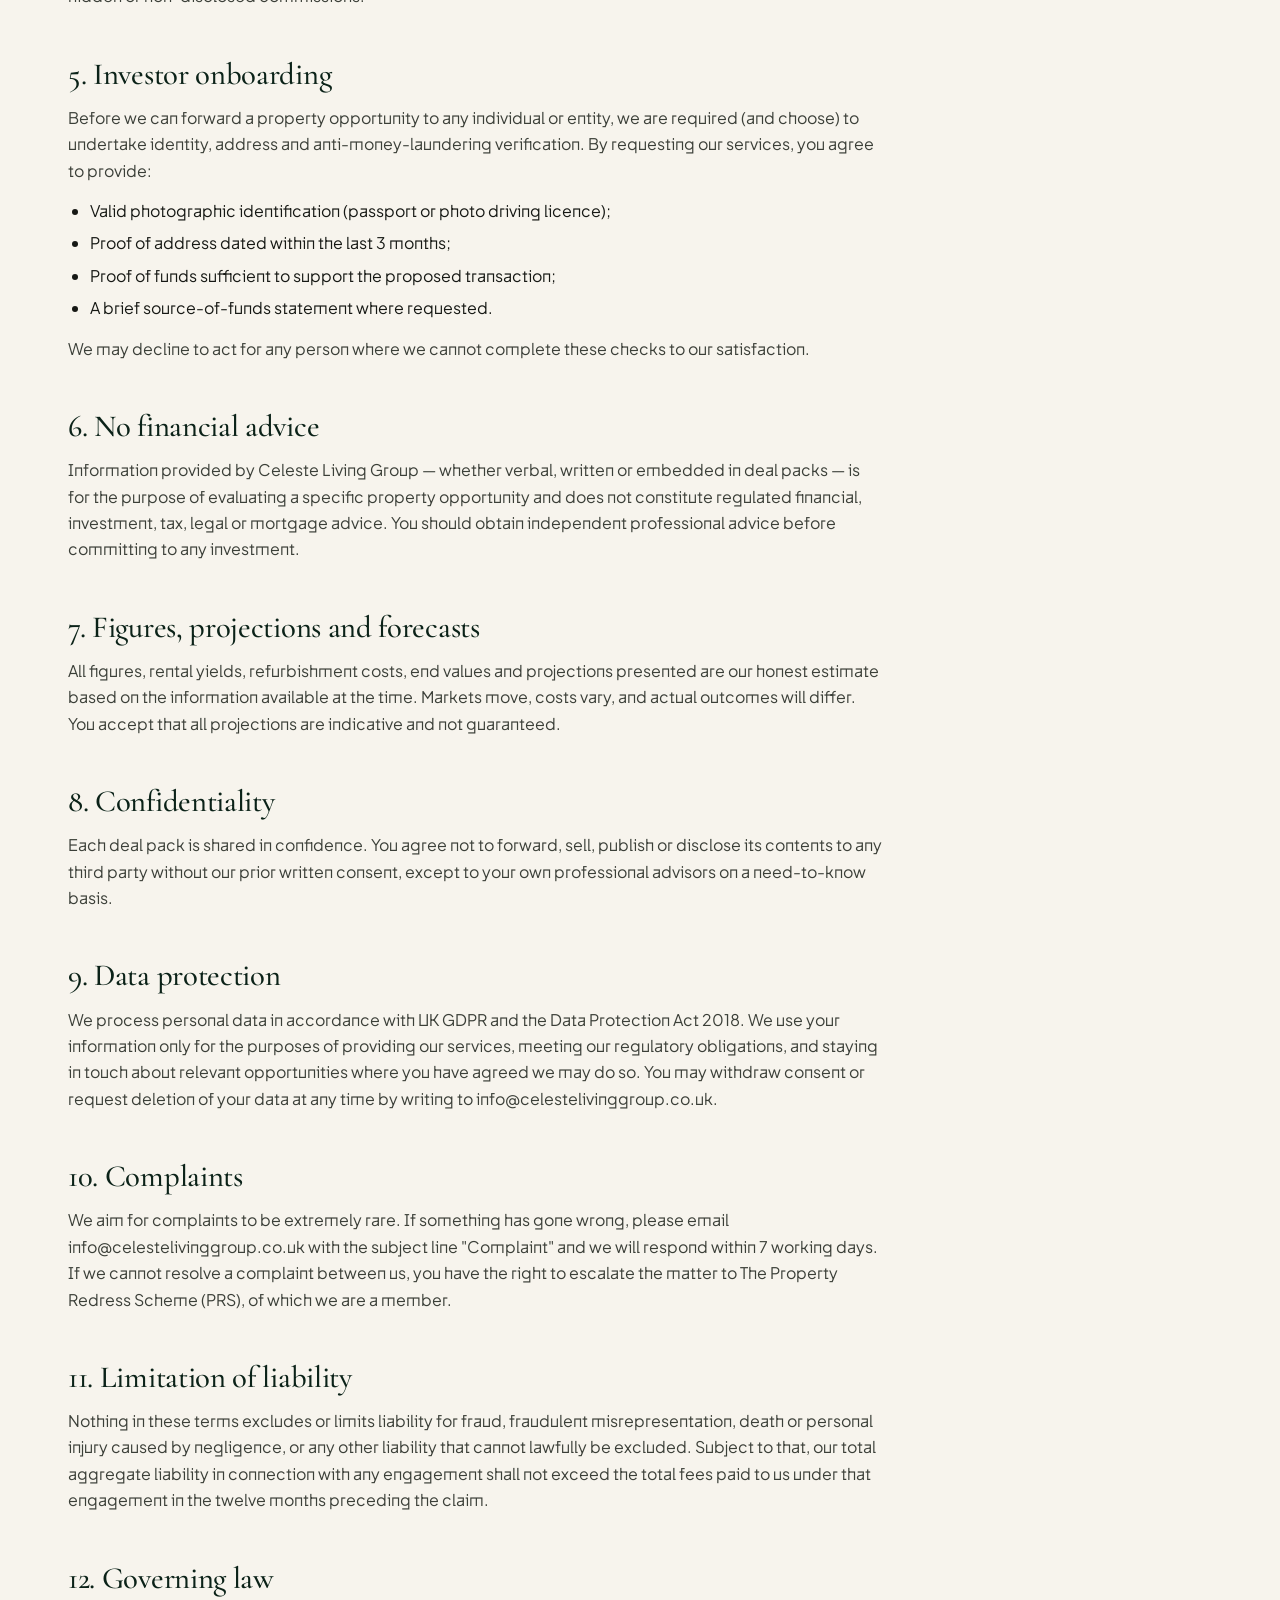
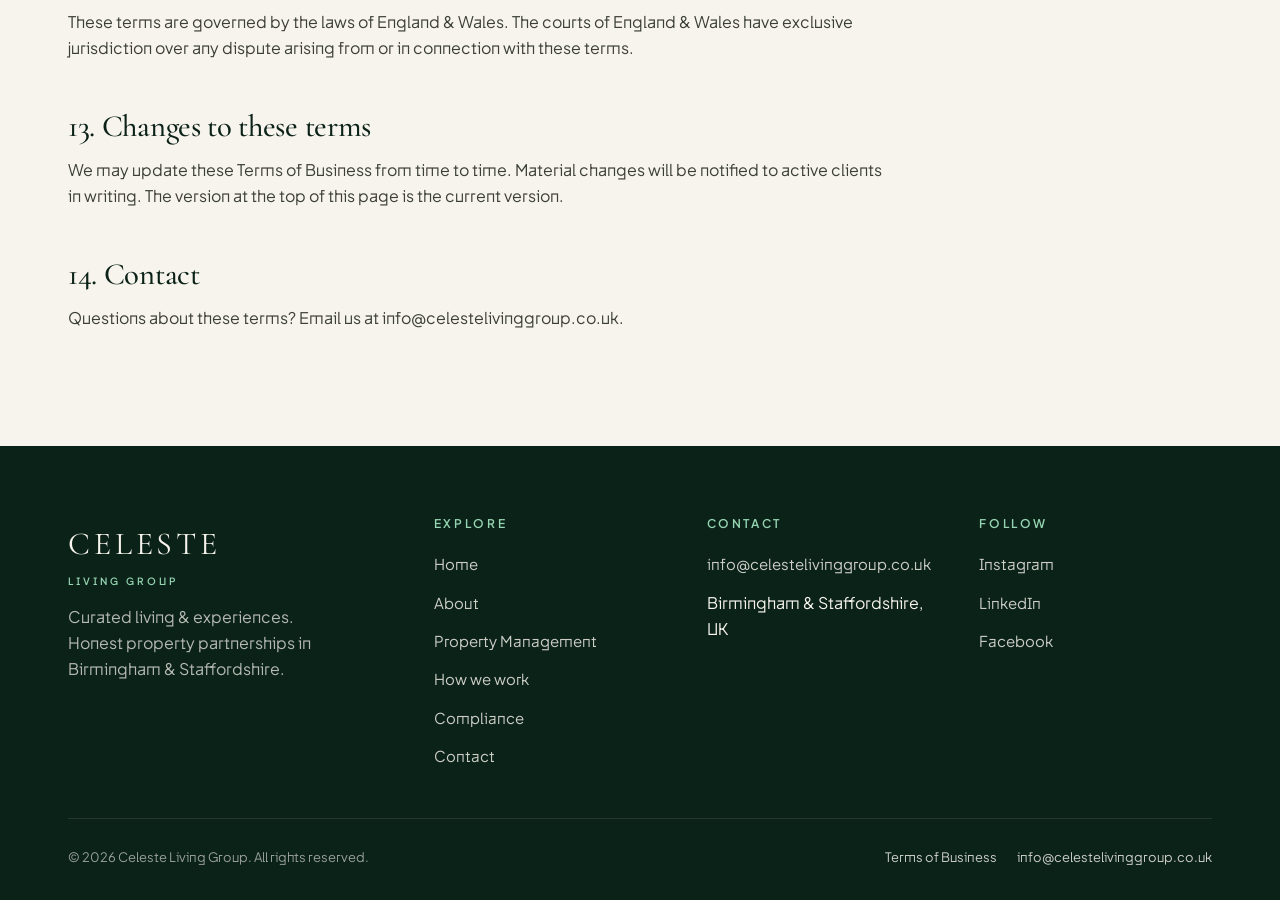
<file: terms.html>
<!DOCTYPE html>
<html lang="en-GB">
<head>
<meta charset="UTF-8">
<meta name="viewport" content="width=device-width, initial-scale=1, viewport-fit=cover">
<meta name="theme-color" content="#1B4332">
<title>Terms of Business — Celeste Living Group</title>
<meta name="description" content="Celeste Living Group terms of business — how we work, what you can expect, and what we expect in return.">
<link rel="icon" type="image/svg+xml" href="assets/mark.svg">
<link rel="preconnect" href="https://fonts.googleapis.com">
<link rel="preconnect" href="https://fonts.gstatic.com" crossorigin>
<link href="https://fonts.googleapis.com/css2?family=Cormorant+Garamond:ital,wght@0,400;0,500;0,600;1,400;1,500&family=Plus+Jakarta+Sans:wght@400;500;600;700&display=swap" rel="stylesheet">
<link rel="stylesheet" href="css/styles.css">
<style>
  .legal h2 { margin-top: 48px; font-size: clamp(24px, 2.4vw, 32px); }
  .legal h3 { margin-top: 32px; font-size: 20px; }
  .legal p, .legal ul { margin-top: 14px; max-width: 68ch; }
  .legal ul { padding-left: 22px; }
  .legal li { margin-top: 6px; }
</style>
</head>
<body>

<header class="site-header" id="site-header">
  <div class="container">
    <nav class="nav" id="nav">
      <a href="index.html" class="nav__brand" aria-label="Celeste Living Group — home">
        <img src="assets/mark.svg" alt="" aria-hidden="true">
        <span>Celeste<small>Living Group</small></span>
      </a>
      <div class="nav__links">
        <a href="index.html">Home</a>
        <a href="about.html">About</a>
        <a href="property-management.html">Property Management</a>
        <a href="customer-journey.html">How we work</a>
        <a href="compliance.html">Compliance</a>
        <a href="contact.html">Contact</a>
      </div>
      <a href="contact.html" class="btn btn--primary nav__cta">Work with us <span class="arrow">&rarr;</span></a>
      <button class="nav__burger" id="burger" aria-label="Open menu" aria-expanded="false"><span></span></button>
    </nav>
  </div>
</header>

<div class="mobile-menu" id="mobileMenu" aria-hidden="true">
  <a href="index.html">Home</a>
  <a href="about.html">About</a>
  <a href="property-management.html">Property Management</a>
  <a href="customer-journey.html">How we work</a>
  <a href="compliance.html">Compliance</a>
  <a href="contact.html">Contact</a>
</div>

<section class="page-hero">
  <div class="container">
    <div class="breadcrumb"><a href="index.html">Home</a> &middot; Terms of Business</div>
    <h1>Terms of Business.</h1>
    <p class="lead">The rules of engagement, in plain language. These terms govern the relationship between Celeste Living Group and our clients, investors and partners.</p>
    <p style="margin-top:20px; color:var(--ink-500); font-size:14px;">Last updated: April 2026 &middot; Version 1.0</p>
  </div>
</section>

<section>
  <div class="container">
    <div class="legal" style="max-width:820px;">

      <h2>1. About us</h2>
      <p>Celeste Living Group ("we", "us", "our") is a property deal sourcing and property flip business operating in England, primarily in Birmingham and Staffordshire. We are a registered limited company in England &amp; Wales. Company registration details are available on request.</p>

      <h2>2. Regulatory memberships</h2>
      <p>We maintain the following registrations and memberships, which are current at the date of publication:</p>
      <ul>
        <li>Professional Indemnity Insurance — appropriate cover for property sourcing activity</li>
        <li>Information Commissioner's Office (ICO) — registered data controller</li>
        <li>The Property Redress Scheme (PRS) — member</li>
        <li>HMRC Anti-Money Laundering (AML) Supervision</li>
      </ul>
      <p>Proof of any of the above is available on request.</p>

      <h2>3. Our services</h2>
      <p>We offer two principal services:</p>
      <h3>3.1 Deal sourcing</h3>
      <p>We identify, appraise and present property investment opportunities to investors we have formally onboarded. Each opportunity is presented with supporting figures, assumptions and comparables. We do not give regulated financial advice and nothing in our deal packs constitutes advice of that kind.</p>
      <h3>3.2 Property flips</h3>
      <p>We acquire, refurbish and re-market residential properties, either alone or in partnership with investors through formal joint-venture arrangements.</p>

      <h2>4. Fees</h2>
      <p>Our fees are disclosed in writing before any investor onboarding is completed. Fees are agreed specifically for each engagement and are documented in our Engagement Letter. We do not charge hidden or non-disclosed commissions.</p>

      <h2>5. Investor onboarding</h2>
      <p>Before we can forward a property opportunity to any individual or entity, we are required (and choose) to undertake identity, address and anti-money-laundering verification. By requesting our services, you agree to provide:</p>
      <ul>
        <li>Valid photographic identification (passport or photo driving licence);</li>
        <li>Proof of address dated within the last 3 months;</li>
        <li>Proof of funds sufficient to support the proposed transaction;</li>
        <li>A brief source-of-funds statement where requested.</li>
      </ul>
      <p>We may decline to act for any person where we cannot complete these checks to our satisfaction.</p>

      <h2>6. No financial advice</h2>
      <p>Information provided by Celeste Living Group — whether verbal, written or embedded in deal packs — is for the purpose of evaluating a specific property opportunity and does not constitute regulated financial, investment, tax, legal or mortgage advice. You should obtain independent professional advice before committing to any investment.</p>

      <h2>7. Figures, projections and forecasts</h2>
      <p>All figures, rental yields, refurbishment costs, end values and projections presented are our honest estimate based on the information available at the time. Markets move, costs vary, and actual outcomes will differ. You accept that all projections are indicative and not guaranteed.</p>

      <h2>8. Confidentiality</h2>
      <p>Each deal pack is shared in confidence. You agree not to forward, sell, publish or disclose its contents to any third party without our prior written consent, except to your own professional advisors on a need-to-know basis.</p>

      <h2>9. Data protection</h2>
      <p>We process personal data in accordance with UK GDPR and the Data Protection Act 2018. We use your information only for the purposes of providing our services, meeting our regulatory obligations, and staying in touch about relevant opportunities where you have agreed we may do so. You may withdraw consent or request deletion of your data at any time by writing to <a href="mailto:info@celestelivinggroup.co.uk">info@celestelivinggroup.co.uk</a>.</p>

      <h2>10. Complaints</h2>
      <p>We aim for complaints to be extremely rare. If something has gone wrong, please email <a href="mailto:info@celestelivinggroup.co.uk">info@celestelivinggroup.co.uk</a> with the subject line "Complaint" and we will respond within 7 working days. If we cannot resolve a complaint between us, you have the right to escalate the matter to The Property Redress Scheme (PRS), of which we are a member.</p>

      <h2>11. Limitation of liability</h2>
      <p>Nothing in these terms excludes or limits liability for fraud, fraudulent misrepresentation, death or personal injury caused by negligence, or any other liability that cannot lawfully be excluded. Subject to that, our total aggregate liability in connection with any engagement shall not exceed the total fees paid to us under that engagement in the twelve months preceding the claim.</p>

      <h2>12. Governing law</h2>
      <p>These terms are governed by the laws of England &amp; Wales. The courts of England &amp; Wales have exclusive jurisdiction over any dispute arising from or in connection with these terms.</p>

      <h2>13. Changes to these terms</h2>
      <p>We may update these Terms of Business from time to time. Material changes will be notified to active clients in writing. The version at the top of this page is the current version.</p>

      <h2>14. Contact</h2>
      <p>Questions about these terms? Email us at <a href="mailto:info@celestelivinggroup.co.uk">info@celestelivinggroup.co.uk</a>.</p>

    </div>
  </div>
</section>

<footer class="site-footer">
  <div class="container">
    <div class="footer-grid">
      <div>
        <div class="footer-brand">Celeste<small>LIVING GROUP</small></div>
        <p>Curated living &amp; experiences.<br>Honest property partnerships in Birmingham &amp; Staffordshire.</p>
      </div>
      <div>
        <h4>Explore</h4>
        <ul>
          <li><a href="index.html">Home</a></li>
          <li><a href="about.html">About</a></li>
          <li><a href="property-management.html">Property Management</a></li>
          <li><a href="customer-journey.html">How we work</a></li>
          <li><a href="compliance.html">Compliance</a></li>
          <li><a href="contact.html">Contact</a></li>
        </ul>
      </div>
      <div>
        <h4>Contact</h4>
        <ul>
          <li><a href="mailto:info@celestelivinggroup.co.uk">info@celestelivinggroup.co.uk</a></li>
          <li>Birmingham &amp; Staffordshire, UK</li>
        </ul>
      </div>
      <div>
        <h4>Follow</h4>
        <ul>
          <li><a href="https://instagram.com" target="_blank" rel="noopener">Instagram</a></li>
          <li><a href="https://linkedin.com" target="_blank" rel="noopener">LinkedIn</a></li>
          <li><a href="https://facebook.com" target="_blank" rel="noopener">Facebook</a></li>
        </ul>
      </div>
    </div>
    <div class="footer-bottom">
      <div>&copy; <span id="yr"></span> Celeste Living Group. All rights reserved.</div>
      <div style="display:flex; gap:20px; flex-wrap:wrap;">
        <a href="terms.html">Terms of Business</a>
        <a href="mailto:info@celestelivinggroup.co.uk">info@celestelivinggroup.co.uk</a>
      </div>
    </div>
  </div>
</footer>

<script src="js/main.js"></script>
</body>
</html>
</file>
<file: css/styles.css>
/* ---------- Celeste Living Group — Core stylesheet ---------- */

:root {
  --forest-900: #0B2218;
  --forest-800: #0F3222;
  --forest-700: #1B4332;
  --forest-600: #2D6A4F;
  --forest-400: #52B788;
  --sage-300: #95D5B2;
  --sage-100: #D8F3DC;
  --cream-50: #FBF9F4;
  --cream-100: #F7F4ED;
  --cream-200: #EFEBDF;
  --ink-900: #161814;
  --ink-700: #3B3F38;
  --ink-500: #6C7268;
  --ink-300: #AEB2A6;
  --line: rgba(27, 67, 50, 0.14);
  --line-strong: rgba(27, 67, 50, 0.28);

  --font-display: 'Cormorant Garamond', 'Playfair Display', Georgia, serif;
  --font-body: 'Plus Jakarta Sans', system-ui, -apple-system, 'Segoe UI', sans-serif;
  --font-mono: 'JetBrains Mono', ui-monospace, monospace;

  --radius-sm: 4px;
  --radius: 8px;
  --radius-lg: 18px;
  --shadow-soft: 0 24px 60px -30px rgba(11, 34, 24, 0.22);
  --shadow-card: 0 1px 0 rgba(27, 67, 50, 0.04), 0 22px 50px -28px rgba(11, 34, 24, 0.28);

  --ease: cubic-bezier(.22,.61,.36,1);
  --gutter: clamp(20px, 4vw, 48px);
  --container: 1240px;
}

* { box-sizing: border-box; margin: 0; padding: 0; }
html { scroll-behavior: smooth; -webkit-text-size-adjust: 100%; }
body {
  font-family: var(--font-body);
  font-size: 16px;
  line-height: 1.65;
  color: var(--ink-900);
  background: var(--cream-100);
  font-feature-settings: "ss01","cv11";
  -webkit-font-smoothing: antialiased;
  min-height: 100dvh;
  overflow-x: hidden;
}
img, svg { display: block; max-width: 100%; height: auto; }
a { color: inherit; text-decoration: none; }
button { font: inherit; border: none; background: none; cursor: pointer; color: inherit; }

::selection { background: var(--forest-700); color: var(--cream-100); }

/* ---------- Typography ---------- */

h1,h2,h3,h4 {
  font-family: var(--font-display);
  font-weight: 500;
  color: var(--forest-900);
  letter-spacing: -0.01em;
  line-height: 1.08;
}
h1 { font-size: clamp(40px, 6.6vw, 88px); letter-spacing: -0.015em; }
h2 { font-size: clamp(30px, 4.2vw, 58px); }
h3 { font-size: clamp(22px, 2.4vw, 32px); }
h4 { font-size: clamp(18px, 1.5vw, 22px); font-weight: 600; }

p { color: var(--ink-700); max-width: 62ch; }

.eyebrow {
  font-family: var(--font-body);
  font-size: 12px;
  letter-spacing: 0.22em;
  text-transform: uppercase;
  color: var(--forest-600);
  font-weight: 600;
  display: inline-flex;
  align-items: center;
  gap: 12px;
}
.eyebrow::before {
  content: "";
  width: 26px;
  height: 1px;
  background: var(--forest-600);
  display: inline-block;
}

.lead {
  font-size: clamp(18px, 1.6vw, 22px);
  line-height: 1.5;
  color: var(--ink-700);
  max-width: 58ch;
}

.script {
  font-family: var(--font-display);
  font-style: italic;
  color: var(--forest-700);
}

/* ---------- Layout ---------- */

.container {
  width: 100%;
  max-width: var(--container);
  margin-inline: auto;
  padding-inline: var(--gutter);
}

section { padding-block: clamp(72px, 9vw, 132px); }

.split {
  display: grid;
  grid-template-columns: 1fr;
  gap: clamp(32px, 5vw, 80px);
  align-items: center;
}
@media (min-width: 860px) {
  .split { grid-template-columns: 1fr 1fr; }
  .split.w-55 { grid-template-columns: 1.2fr 1fr; }
  .split.w-35 { grid-template-columns: 0.9fr 1.1fr; }
}

.grid-3 {
  display: grid;
  grid-template-columns: repeat(auto-fit, minmax(260px, 1fr));
  gap: clamp(16px, 2vw, 28px);
}

/* ---------- Header / Nav ---------- */

.site-header {
  position: fixed;
  inset: 0 0 auto 0;
  z-index: 60;
  padding: 18px 0;
  transition: background .4s var(--ease), padding .4s var(--ease), border-color .4s var(--ease);
  border-bottom: 1px solid transparent;
}
.site-header.is-scrolled {
  background: rgba(251, 249, 244, 0.86);
  backdrop-filter: saturate(160%) blur(12px);
  -webkit-backdrop-filter: saturate(160%) blur(12px);
  padding: 12px 0;
  border-bottom-color: var(--line);
}
.nav {
  display: flex;
  align-items: center;
  justify-content: space-between;
  gap: 24px;
}
.nav__brand {
  display: flex;
  align-items: center;
  gap: 12px;
  font-family: var(--font-display);
  font-size: 22px;
  letter-spacing: 0.18em;
  color: var(--forest-900);
  text-transform: uppercase;
}
.nav__brand img { width: 38px; height: 38px; }
.nav__brand small {
  display: block;
  font-size: 9px;
  letter-spacing: 0.28em;
  color: var(--forest-600);
  margin-top: 2px;
  font-family: var(--font-body);
  font-weight: 500;
}
.nav__links {
  display: none;
  gap: 32px;
  align-items: center;
}
.nav__links a {
  font-size: 14px;
  color: var(--ink-900);
  position: relative;
  padding-block: 6px;
  font-weight: 500;
}
.nav__links a::after {
  content: "";
  position: absolute;
  left: 0; right: 100%;
  bottom: 0;
  height: 1px;
  background: var(--forest-700);
  transition: right .45s var(--ease);
}
.nav__links a:hover::after,
.nav__links a.is-active::after { right: 0; }
.nav__cta { display: inline-flex; }
.nav__burger {
  width: 44px; height: 44px;
  display: inline-flex;
  align-items: center; justify-content: center;
  border-radius: 999px;
  border: 1px solid var(--line-strong);
  color: var(--forest-900);
}
.nav__burger span,
.nav__burger span::before,
.nav__burger span::after {
  content: "";
  display: block;
  width: 18px; height: 1.6px;
  background: currentColor;
  position: relative;
  transition: transform .3s var(--ease), top .3s var(--ease);
}
.nav__burger span::before { position: absolute; top: -6px; }
.nav__burger span::after  { position: absolute; top:  6px; }
.nav.is-open .nav__burger span { background: transparent; }
.nav.is-open .nav__burger span::before { top: 0; transform: rotate(45deg); }
.nav.is-open .nav__burger span::after  { top: 0; transform: rotate(-45deg); }

@media (min-width: 960px) {
  .nav__links { display: inline-flex; }
  .nav__burger { display: none; }
}

.mobile-menu {
  position: fixed;
  inset: 0;
  background: var(--cream-50);
  z-index: 55;
  transform: translateY(-100%);
  transition: transform .5s var(--ease);
  display: flex;
  flex-direction: column;
  padding: 96px var(--gutter) 48px;
}
.mobile-menu.is-open { transform: translateY(0); }
.mobile-menu a {
  font-family: var(--font-display);
  font-size: 42px;
  color: var(--forest-900);
  padding: 18px 0;
  border-bottom: 1px solid var(--line);
}

/* ---------- Buttons ---------- */

.btn {
  display: inline-flex;
  align-items: center;
  gap: 12px;
  padding: 14px 22px;
  border-radius: 999px;
  font-size: 14px;
  font-weight: 600;
  letter-spacing: 0.04em;
  transition: transform .3s var(--ease), background .3s var(--ease), color .3s var(--ease), box-shadow .3s var(--ease);
  white-space: nowrap;
}
.btn--primary {
  background: var(--forest-700);
  color: var(--cream-100);
  box-shadow: 0 18px 40px -18px rgba(27, 67, 50, 0.55);
}
.btn--primary:hover {
  background: var(--forest-900);
  transform: translateY(-1px);
  box-shadow: 0 22px 50px -18px rgba(27, 67, 50, 0.7);
}
.btn--ghost {
  border: 1px solid var(--line-strong);
  color: var(--forest-900);
}
.btn--ghost:hover {
  background: var(--forest-700);
  color: var(--cream-100);
  border-color: var(--forest-700);
}
.btn--light {
  background: var(--cream-100);
  color: var(--forest-900);
}
.btn--light:hover { background: white; }

.btn .arrow {
  display: inline-block;
  transition: transform .3s var(--ease);
}
.btn:hover .arrow { transform: translateX(4px); }

/* ---------- Hero ---------- */

.hero {
  position: relative;
  padding-top: clamp(140px, 16vh, 180px);
  padding-bottom: clamp(90px, 10vw, 140px);
  overflow: hidden;
  background: var(--cream-100);
}
.hero::before {
  content: "";
  position: absolute;
  inset: 0;
  background:
    radial-gradient(1200px 600px at 85% -10%, rgba(45,106,79,.12), transparent 60%),
    radial-gradient(900px 500px at -10% 110%, rgba(149,213,178,.22), transparent 55%);
  pointer-events: none;
}
.hero__grid {
  position: relative;
  display: grid;
  grid-template-columns: 1fr;
  gap: clamp(32px, 5vw, 72px);
  align-items: center;
}
@media (min-width: 980px) {
  .hero__grid { grid-template-columns: 1.1fr 1fr; }
}
.hero h1 .serif-it {
  font-style: italic;
  color: var(--forest-700);
}
.hero__meta {
  display: flex;
  gap: 28px;
  margin-top: 56px;
  padding-top: 28px;
  border-top: 1px solid var(--line);
  flex-wrap: wrap;
}
.hero__meta > div strong {
  display: block;
  font-family: var(--font-display);
  font-size: 32px;
  color: var(--forest-800);
  line-height: 1;
  margin-bottom: 6px;
}
.hero__meta > div span {
  font-size: 12px;
  letter-spacing: 0.12em;
  text-transform: uppercase;
  color: var(--ink-500);
}

.hero__visual {
  position: relative;
  aspect-ratio: 4/5;
  border-radius: var(--radius-lg);
  overflow: hidden;
  box-shadow: var(--shadow-card);
}
.hero__visual img {
  width: 100%; height: 100%; object-fit: cover;
}
.hero__visual::after {
  content: "";
  position: absolute; inset: 0;
  background: linear-gradient(170deg, rgba(11,34,24,0) 45%, rgba(11,34,24,0.55) 100%);
}
.hero__visual .badge {
  position: absolute;
  bottom: 24px; left: 24px;
  color: var(--cream-100);
  font-family: var(--font-display);
  font-style: italic;
  font-size: 22px;
  max-width: 260px;
  z-index: 2;
}
.hero__visual .badge::before {
  content: "";
  display: block;
  width: 32px; height: 1px;
  background: var(--sage-300);
  margin-bottom: 10px;
}

.marquee {
  margin-top: clamp(60px, 7vw, 90px);
  border-top: 1px solid var(--line);
  border-bottom: 1px solid var(--line);
  padding-block: 18px;
  overflow: hidden;
  background: var(--cream-50);
}
.marquee__track {
  display: flex;
  gap: 60px;
  width: max-content;
  animation: marq 44s linear infinite;
  font-family: var(--font-display);
  font-size: 18px;
  color: var(--forest-700);
  letter-spacing: 0.18em;
  text-transform: uppercase;
}
.marquee__track span { display: inline-flex; align-items: center; gap: 60px; }
.marquee__track span::after {
  content: "";
  width: 6px; height: 6px;
  background: var(--forest-600);
  border-radius: 50%;
  display: inline-block;
}
@keyframes marq { to { transform: translateX(-50%); } }

/* ---------- Cards ---------- */

.card {
  background: var(--cream-50);
  border: 1px solid var(--line);
  border-radius: var(--radius-lg);
  padding: clamp(24px, 2.4vw, 36px);
  transition: transform .4s var(--ease), border-color .4s var(--ease), box-shadow .4s var(--ease);
}
.card:hover {
  transform: translateY(-4px);
  border-color: var(--line-strong);
  box-shadow: var(--shadow-card);
}
.card h3 { margin-bottom: 12px; }
.card__num {
  font-family: var(--font-display);
  font-style: italic;
  font-size: 40px;
  color: var(--forest-600);
  line-height: 1;
  margin-bottom: 24px;
  display: block;
}
.card__icon {
  width: 52px; height: 52px;
  border-radius: 14px;
  background: var(--sage-100);
  color: var(--forest-800);
  display: inline-flex; align-items: center; justify-content: center;
  margin-bottom: 20px;
}

/* ---------- Sections: principles, values ---------- */

.principles { background: var(--cream-50); border-block: 1px solid var(--line); }
.value-row {
  display: grid;
  grid-template-columns: 72px 1fr;
  gap: 28px;
  padding: 32px 0;
  border-bottom: 1px solid var(--line);
  align-items: start;
}
.value-row:last-child { border-bottom: none; }
.value-row__num {
  font-family: var(--font-display);
  font-size: 28px;
  color: var(--forest-700);
  font-style: italic;
}
.value-row h3 { font-size: 26px; margin-bottom: 10px; }

/* ---------- Feature image ---------- */

.feature-image {
  aspect-ratio: 4/3;
  border-radius: var(--radius-lg);
  overflow: hidden;
  position: relative;
  box-shadow: var(--shadow-card);
}
.feature-image img { width: 100%; height: 100%; object-fit: cover; transition: transform 1.8s var(--ease); }
.feature-image:hover img { transform: scale(1.04); }

.tall-image {
  aspect-ratio: 4/5;
  border-radius: var(--radius-lg);
  overflow: hidden;
  box-shadow: var(--shadow-card);
}
.tall-image img { width: 100%; height: 100%; object-fit: cover; }

/* ---------- Process steps ---------- */

.steps {
  display: grid;
  gap: 0;
}
.step {
  display: grid;
  grid-template-columns: 1fr;
  gap: 24px;
  padding: 36px 0;
  border-top: 1px solid var(--line);
  position: relative;
}
.step:last-child { border-bottom: 1px solid var(--line); }
@media (min-width: 860px) {
  .step {
    grid-template-columns: 140px 1fr 1fr;
    gap: 48px;
    align-items: start;
  }
}
.step__num {
  font-family: var(--font-display);
  font-size: 52px;
  line-height: 1;
  color: var(--forest-700);
  display: flex;
  align-items: baseline;
  gap: 8px;
}
.step__num span {
  font-size: 14px;
  color: var(--ink-500);
  letter-spacing: 0.14em;
  text-transform: uppercase;
  font-family: var(--font-body);
}
.step h3 { margin-bottom: 12px; }

/* ---------- Footer ---------- */

.site-footer {
  background: var(--forest-900);
  color: var(--cream-100);
  padding-block: 72px 32px;
  margin-top: 0;
}
.site-footer .container { color: var(--cream-100); }
.site-footer p { color: rgba(247, 244, 237, 0.72); }
.footer-grid {
  display: grid;
  grid-template-columns: 1fr;
  gap: 40px;
  padding-bottom: 48px;
  border-bottom: 1px solid rgba(247, 244, 237, 0.1);
}
@media (min-width: 760px) {
  .footer-grid { grid-template-columns: 1.4fr 1fr 1fr 1fr; }
}
.footer-grid h4 {
  color: var(--cream-100);
  font-family: var(--font-body);
  font-size: 12px;
  letter-spacing: 0.22em;
  text-transform: uppercase;
  font-weight: 600;
  margin-bottom: 20px;
  color: var(--sage-300);
}
.footer-grid ul { list-style: none; display: flex; flex-direction: column; gap: 12px; }
.footer-grid a { color: rgba(247, 244, 237, 0.82); font-size: 15px; }
.footer-grid a:hover { color: var(--sage-300); }
.footer-brand {
  font-family: var(--font-display);
  font-size: 32px;
  letter-spacing: 0.12em;
  margin-bottom: 14px;
  color: var(--cream-100);
  text-transform: uppercase;
}
.footer-brand small {
  display: block;
  font-family: var(--font-body);
  font-size: 10px;
  letter-spacing: 0.3em;
  color: var(--sage-300);
  font-weight: 600;
  margin-top: 2px;
}
.footer-bottom {
  padding-top: 28px;
  display: flex;
  justify-content: space-between;
  gap: 20px;
  flex-wrap: wrap;
  font-size: 13px;
  color: rgba(247, 244, 237, 0.6);
}
.footer-bottom a { color: rgba(247, 244, 237, 0.82); }
.footer-bottom a:hover { color: var(--sage-300); }

/* ---------- Page headers (inner pages) ---------- */

.page-hero {
  padding-top: clamp(140px, 16vh, 180px);
  padding-bottom: clamp(48px, 6vw, 80px);
  background: var(--cream-50);
  border-bottom: 1px solid var(--line);
}
.page-hero h1 {
  font-size: clamp(38px, 5.2vw, 72px);
  max-width: 18ch;
  margin-top: 18px;
}
.page-hero p { margin-top: 20px; max-width: 56ch; }
.breadcrumb {
  font-size: 13px;
  letter-spacing: 0.1em;
  text-transform: uppercase;
  color: var(--ink-500);
}
.breadcrumb a:hover { color: var(--forest-700); }

/* ---------- Compliance list ---------- */

.compliance-item {
  display: grid;
  grid-template-columns: 56px 1fr auto;
  gap: 24px;
  padding: 28px;
  border: 1px solid var(--line);
  border-radius: var(--radius-lg);
  background: var(--cream-50);
  align-items: start;
  transition: border-color .35s var(--ease);
}
.compliance-item:hover { border-color: var(--forest-600); }
.compliance-item__icon {
  width: 52px; height: 52px;
  border-radius: 14px;
  background: var(--forest-700);
  color: var(--cream-100);
  display: inline-flex; align-items: center; justify-content: center;
}
.compliance-item h3 { font-size: 22px; margin-bottom: 6px; }
.compliance-item .tag {
  display: inline-block;
  font-size: 11px;
  letter-spacing: 0.16em;
  text-transform: uppercase;
  color: var(--forest-600);
  background: var(--sage-100);
  padding: 6px 10px;
  border-radius: 999px;
  font-weight: 600;
  white-space: nowrap;
}

.investor-checklist {
  background: var(--forest-900);
  color: var(--cream-100);
  border-radius: var(--radius-lg);
  padding: clamp(28px, 3.2vw, 48px);
}
.investor-checklist h2, .investor-checklist h3, .investor-checklist h4 { color: var(--cream-100); }
.investor-checklist p { color: rgba(247, 244, 237, 0.78); }
.checklist { list-style: none; display: grid; gap: 14px; margin-top: 20px; }
.checklist li {
  display: grid;
  grid-template-columns: 24px 1fr;
  gap: 14px;
  font-size: 15px;
  color: rgba(247, 244, 237, 0.88);
}
.checklist li::before {
  content: "";
  width: 22px; height: 22px;
  border-radius: 999px;
  border: 1.5px solid var(--sage-300);
  background:
    linear-gradient(45deg, transparent 48%, var(--sage-300) 48%, var(--sage-300) 52%, transparent 52%) no-repeat,
    linear-gradient(-45deg, transparent 48%, var(--sage-300) 48%, var(--sage-300) 52%, transparent 52%) no-repeat;
  background-size: 10px 2px, 6px 2px;
  background-position: 6px 12px, 9px 14px;
}

/* ---------- Forms ---------- */

.form-field { display: flex; flex-direction: column; gap: 8px; margin-bottom: 20px; }
.form-field label {
  font-size: 12px;
  letter-spacing: 0.14em;
  text-transform: uppercase;
  color: var(--forest-700);
  font-weight: 600;
}
.form-field input,
.form-field textarea,
.form-field select {
  font: inherit;
  padding: 14px 16px;
  border: 1px solid var(--line);
  border-radius: var(--radius);
  background: var(--cream-50);
  color: var(--ink-900);
  transition: border-color .25s var(--ease), background .25s var(--ease);
  font-size: 15px;
  font-family: var(--font-body);
}
.form-field input:focus,
.form-field textarea:focus,
.form-field select:focus {
  outline: none;
  border-color: var(--forest-600);
  background: white;
}
.form-field textarea { min-height: 160px; resize: vertical; }
.form-note {
  font-size: 13px;
  color: var(--ink-500);
  margin-top: 8px;
}

/* ---------- Social cards ---------- */

.socials {
  display: grid;
  grid-template-columns: repeat(auto-fit, minmax(220px, 1fr));
  gap: 16px;
}
.social-card {
  aspect-ratio: 1;
  border-radius: var(--radius-lg);
  overflow: hidden;
  position: relative;
  background: var(--forest-800);
  box-shadow: var(--shadow-card);
  transition: transform .4s var(--ease);
}
.social-card:hover { transform: translateY(-4px); }
.social-card img { width: 100%; height: 100%; object-fit: cover; opacity: 0.82; transition: opacity .3s var(--ease); }
.social-card:hover img { opacity: 1; }
.social-card__overlay {
  position: absolute;
  inset: 0;
  background: linear-gradient(180deg, transparent 50%, rgba(11, 34, 24, 0.75) 100%);
  padding: 20px;
  display: flex;
  flex-direction: column;
  justify-content: flex-end;
  color: var(--cream-100);
}
.social-card__platform {
  position: absolute;
  top: 18px; right: 18px;
  color: var(--cream-100);
  width: 32px; height: 32px;
  border-radius: 999px;
  background: rgba(11, 34, 24, 0.55);
  display: inline-flex; align-items: center; justify-content: center;
  backdrop-filter: blur(6px);
}
.social-card__caption {
  font-size: 13px;
  line-height: 1.4;
  font-family: var(--font-body);
}

/* ---------- Calendly embed ---------- */

.calendly-wrap {
  background: var(--cream-50);
  border: 1px solid var(--line);
  border-radius: var(--radius-lg);
  padding: 24px;
  overflow: hidden;
}
.calendly-inline-widget { min-width: 320px; height: 720px; border-radius: 8px; }

/* ---------- Motion ---------- */

.reveal {
  opacity: 0;
  transform: translateY(30px);
  transition: opacity .9s var(--ease), transform .9s var(--ease);
}
.reveal.is-in { opacity: 1; transform: translateY(0); }

/* ---------- Utilities ---------- */

.center { text-align: center; }
.mt-0 { margin-top: 0 !important; }
.mt-sm { margin-top: 16px; }
.mt-md { margin-top: 32px; }
.mt-lg { margin-top: 64px; }
.mb-md { margin-bottom: 32px; }
.max-56 { max-width: 56ch; }
.mx-auto { margin-inline: auto; }

.hr-ornament {
  display: flex;
  align-items: center;
  gap: 20px;
  margin-block: 48px;
  color: var(--forest-600);
}
.hr-ornament::before, .hr-ornament::after {
  content: "";
  flex: 1;
  height: 1px;
  background: var(--line);
}
.hr-ornament svg { width: 24px; height: 24px; }

/* Reduced motion */
@media (prefers-reduced-motion: reduce) {
  *, *::before, *::after { animation: none !important; transition: none !important; }
}
</file>
